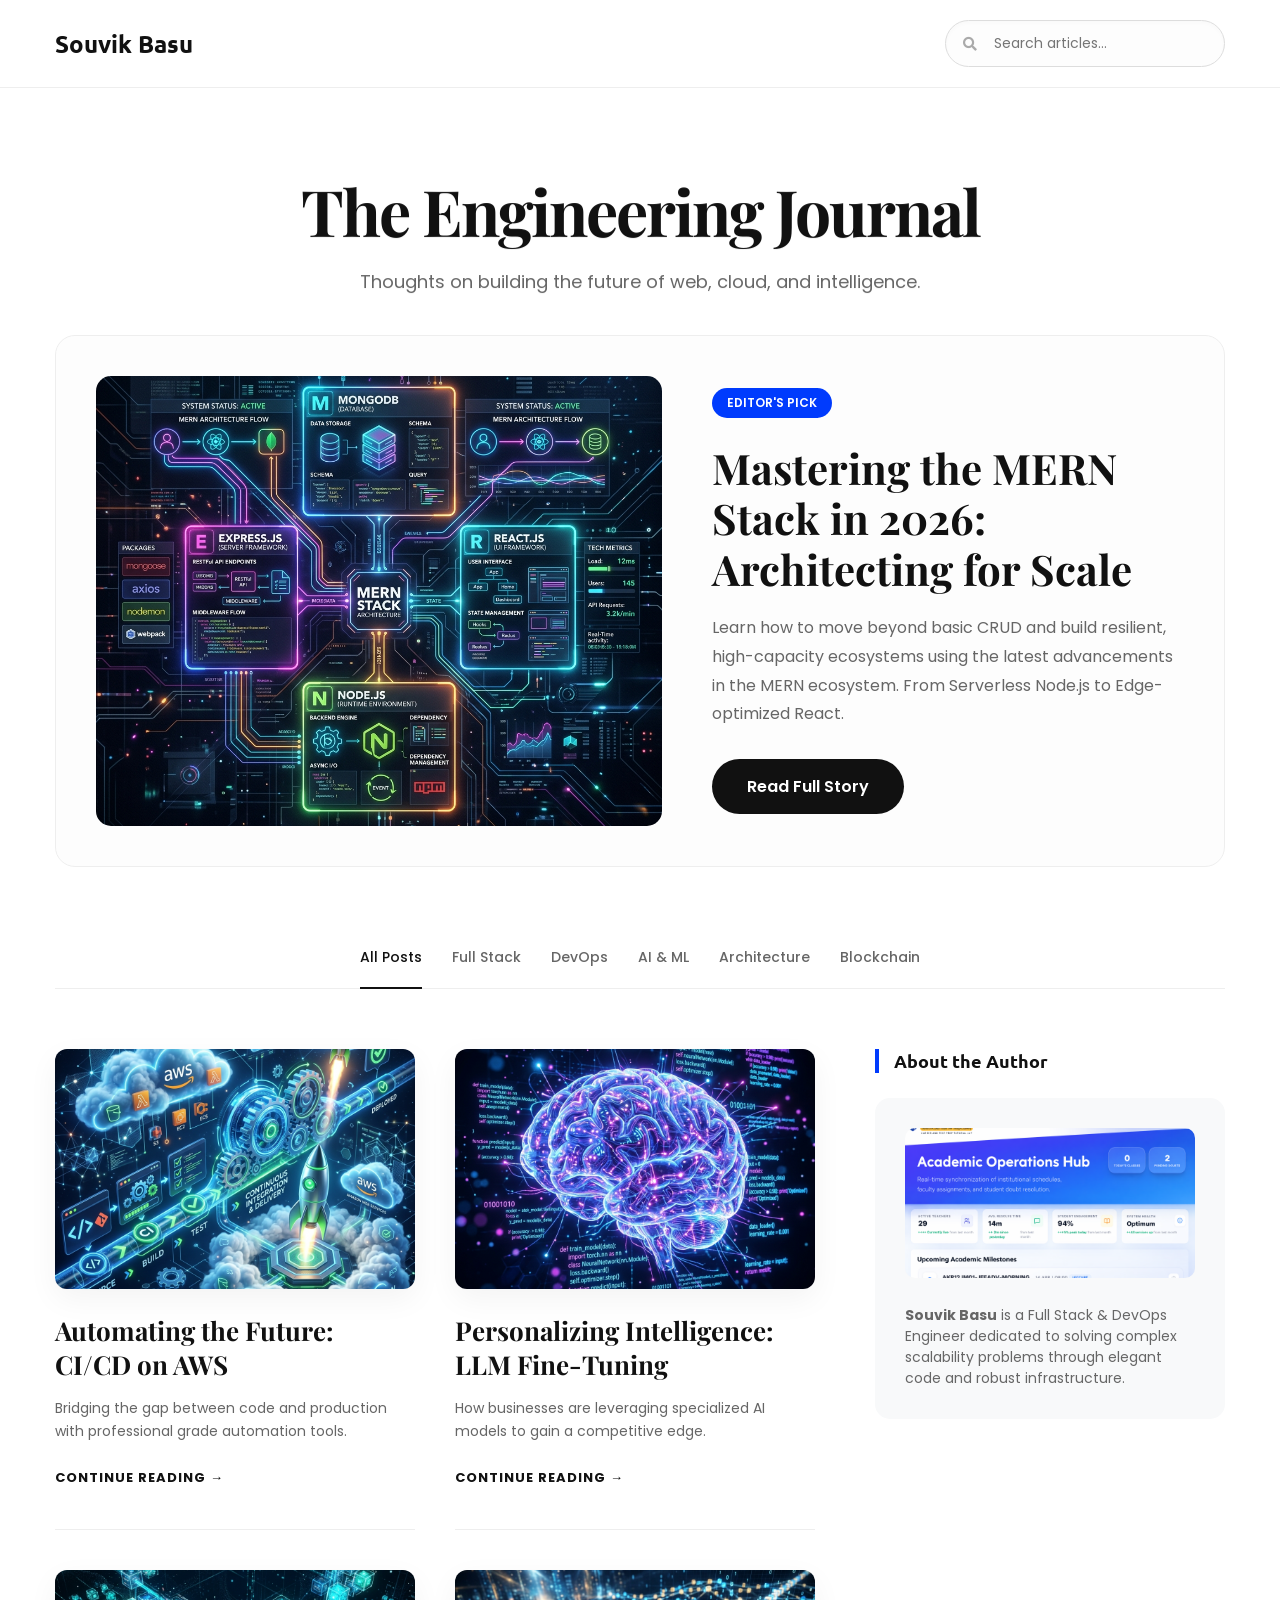
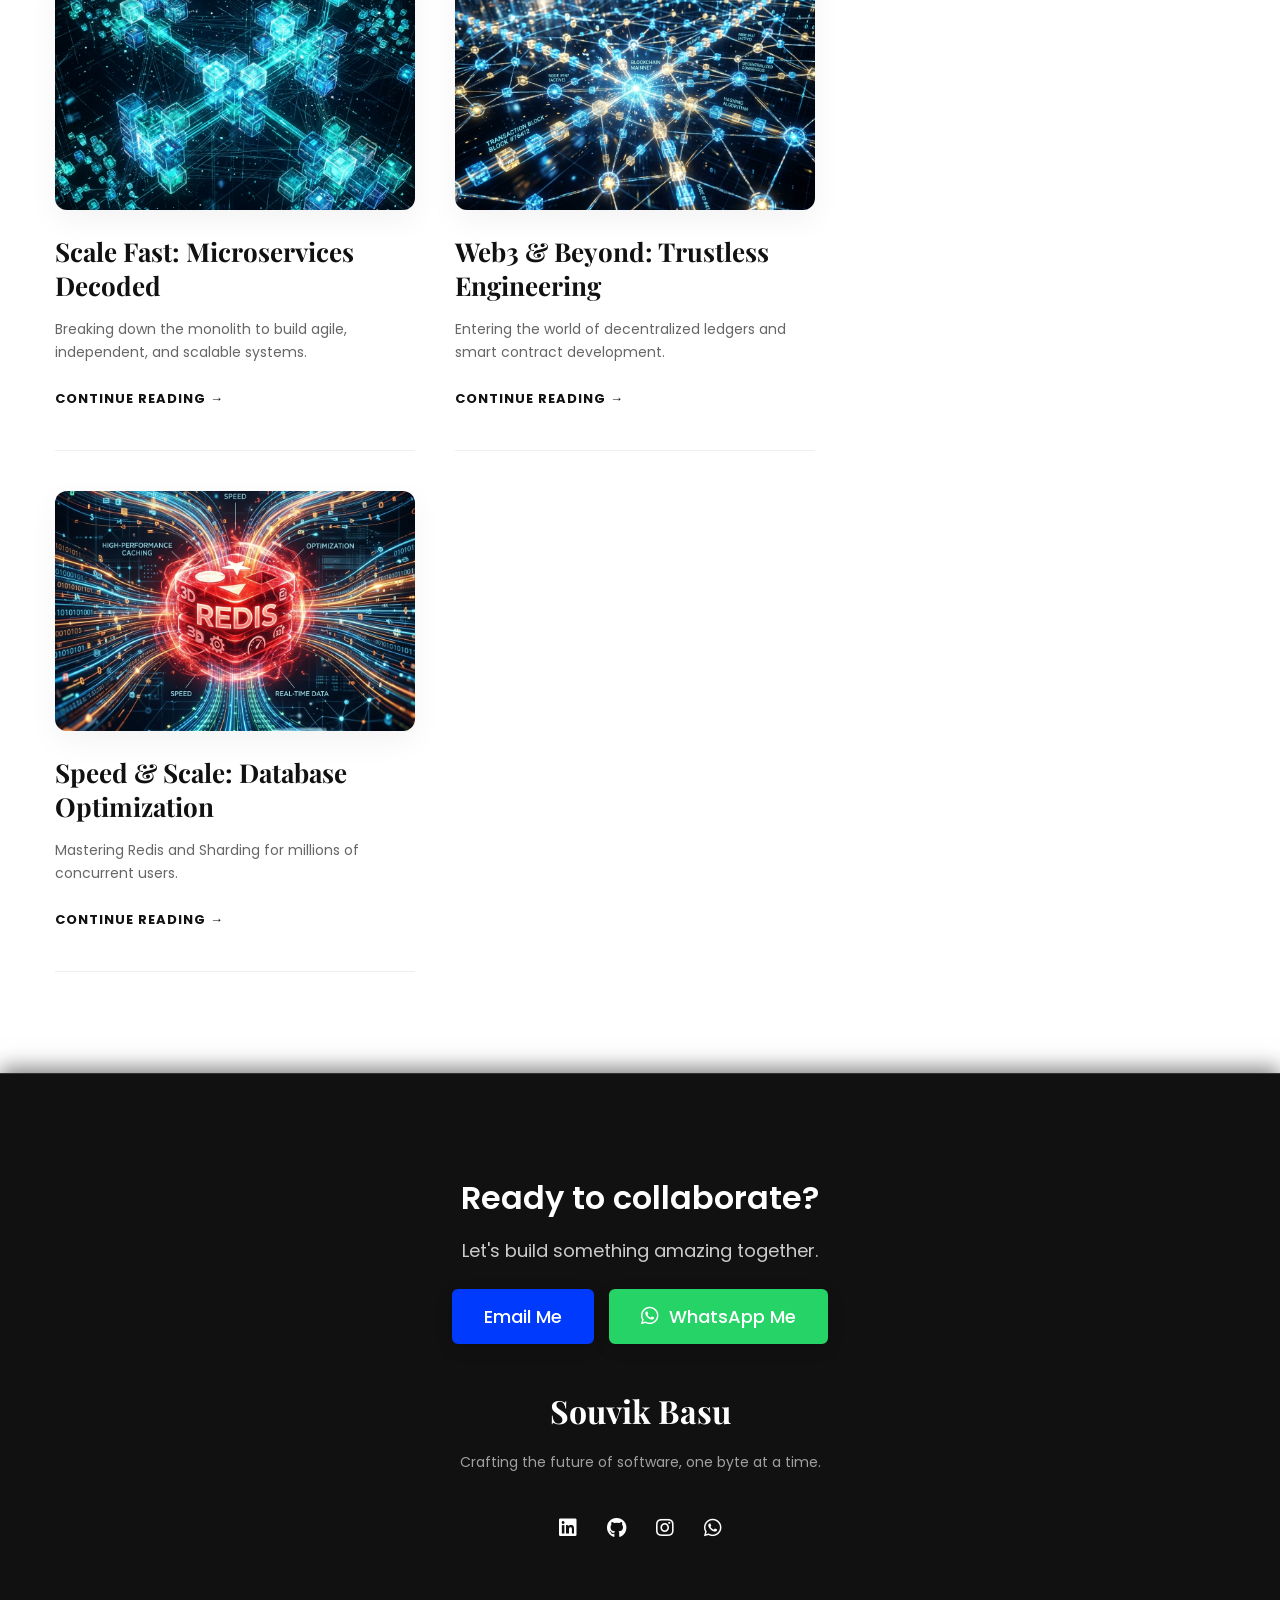
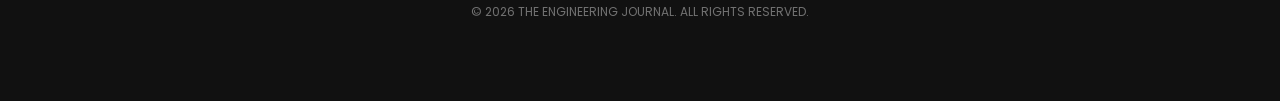
<file: blogs.html>
<!DOCTYPE html>
<html lang="en">
<head>
    <meta charset="UTF-8">
    <meta name="viewport" content="width=device-width, initial-scale=1.0">
    <title>The Engineering Journal | Souvik Basu</title>
    <link rel="stylesheet" href="style.css">
    <link rel="stylesheet" href="https://cdnjs.cloudflare.com/ajax/libs/font-awesome/5.15.3/css/all.min.css"/>
    <link href="https://fonts.googleapis.com/css2?family=Playfair+Display:wght@700&family=Poppins:wght@400;500;600;700&family=Ubuntu:wght@400;500;700&display=swap" rel="stylesheet">
    <style>
        :root {
            --primary-color: #111;
            --accent-blue: #003bfd;
            --text-muted: #666;
            --bg-light: #f8f9fa;
        }

        body { background: #fff; font-family: 'Poppins', sans-serif; color: #111; }
        
        .navbar {
            padding: 20px 0;
            border-bottom: 1px solid #eee;
            position: sticky;
            top: 0;
            background: rgba(255,255,255,0.95);
            backdrop-filter: blur(10px);
            z-index: 1000;
        }

        .max-width { max-width: 1250px; margin: auto; padding: 0 40px; }
        
        .nav-content { display: flex; justify-content: space-between; align-items: center; }
        .logo { font-family: 'Ubuntu', sans-serif; font-size: 24px; font-weight: 700; color: #111; text-decoration: none; }
        .logo span { color: var(--accent-blue); }

        /* Magazine Header */
        .magazine-header { padding: 80px 0 40px; text-align: center; }
        .magazine-header h1 { font-family: 'Playfair Display', serif; font-size: 64px; margin-bottom: 15px; letter-spacing: -2px; }
        .magazine-header p { font-size: 18px; color: var(--text-muted); max-width: 600px; margin: auto; }

        /* Featured Post */
        .featured-post {
            margin-bottom: 80px;
            display: grid;
            grid-template-columns: 1.2fr 1fr;
            gap: 50px;
            align-items: center;
            background: #fdfdfd;
            border-radius: 20px;
            padding: 40px;
            border: 1px solid #eee;
        }
        .featured-img { width: 100%; height: 450px; border-radius: 15px; overflow: hidden; }
        .featured-img img { width: 100%; height: 100%; object-fit: cover; transition: transform 0.5s; }
        .featured-post:hover .featured-img img { transform: scale(1.03); }
        
        .featured-content .tag { background: var(--accent-blue); color: #fff; padding: 6px 15px; border-radius: 30px; font-size: 12px; font-weight: 600; margin-bottom: 25px; display: inline-block; }
        .featured-content h2 { font-family: 'Playfair Display', serif; font-size: 42px; line-height: 1.2; margin-bottom: 20px; }
        .featured-content p { font-size: 16px; color: var(--text-muted); line-height: 1.8; margin-bottom: 30px; }
        .btn-featured { background: #111; color: #fff; padding: 15px 35px; border-radius: 30px; text-decoration: none; font-weight: 600; transition: 0.3s; display: inline-block; }
        .btn-featured:hover { background: var(--accent-blue); transform: translateY(-3px); }

        /* Category Filter */
        .filter-nav { display: flex; justify-content: center; gap: 30px; margin-bottom: 60px; border-bottom: 1px solid #eee; padding-bottom: 20px; }
        .filter-nav a { text-decoration: none; color: var(--text-muted); font-weight: 500; font-size: 14px; transition: 0.3s; position: relative; }
        .filter-nav a:hover, .filter-nav a.active { color: #111; }
        .filter-nav a.active::after { content: ''; position: absolute; bottom: -21px; left: 0; width: 100%; height: 2px; background: #111; }

        /* Blog Grid & Sidebar */
        .main-layout { display: grid; grid-template-columns: 1fr 350px; gap: 60px; }

        .blog-grid { display: grid; grid-template-columns: 1fr 1fr; gap: 40px; }
        .blog-card { 
            border-bottom: 1px solid #eee; 
            padding-bottom: 40px; 
            transition: all 0.4s cubic-bezier(0.165, 0.84, 0.44, 1);
            cursor: pointer;
            position: relative;
        }
        .blog-card:hover {
            transform: translateY(-8px);
        }
        .blog-img { 
            height: 240px; 
            border-radius: 12px; 
            overflow: hidden; 
            margin-bottom: 25px;
            box-shadow: 0 10px 30px rgba(0,0,0,0.05);
        }
        .blog-img img { 
            width: 100%; 
            height: 100%; 
            object-fit: cover; 
            transition: transform 0.6s cubic-bezier(0.165, 0.84, 0.44, 1);
        }
        .blog-card:hover .blog-img img {
            transform: scale(1.08);
        }
        .blog-info h3 { 
            font-family: 'Playfair Display', serif; 
            font-size: 26px; 
            margin-bottom: 15px; 
            line-height: 1.3;
            transition: color 0.3s;
        }
        .blog-card:hover h3 {
            color: var(--accent-blue);
        }
        .blog-info p { font-size: 14px; color: var(--text-muted); line-height: 1.7; margin-bottom: 20px; }
        .read-link { 
            color: #111; 
            font-weight: 700; 
            text-decoration: none; 
            font-size: 13px; 
            text-transform: uppercase; 
            letter-spacing: 1px;
            display: inline-flex;
            align-items: center;
            gap: 8px;
            transition: all 0.3s;
        }
        .blog-card:hover .read-link {
            color: var(--accent-blue);
            gap: 15px;
        }

        /* Sidebar Swag */
        .sidebar { position: sticky; top: 120px; height: fit-content; }
        .sidebar-section { margin-bottom: 50px; }
        .sidebar-section h4 { font-family: 'Ubuntu', sans-serif; font-size: 18px; border-left: 4px solid var(--accent-blue); padding-left: 15px; margin-bottom: 25px; }
        
        .about-box { background: var(--bg-light); padding: 30px; border-radius: 15px; }
        .about-box img { width: 100%; height: 150px; object-fit: cover; border-radius: 10px; margin-bottom: 20px; }
        .about-box p { font-size: 14px; color: var(--text-muted); }

        .newsletter-box { background: #111; color: #fff; padding: 30px; border-radius: 15px; }
        .newsletter-box input { width: 100%; padding: 12px; border: none; border-radius: 8px; margin: 20px 0 10px; background: #222; color: #fff; }
        .newsletter-box button { width: 100%; padding: 12px; border: none; border-radius: 8px; background: var(--accent-blue); color: #fff; font-weight: 600; cursor: pointer; }

        footer { background: #111; color: #fff; padding: 80px 0; text-align: center; margin-top: 100px; }

        @media (max-width: 1100px) {
            .main-layout { grid-template-columns: 1fr; }
            .featured-post { grid-template-columns: 1fr; }
            .featured-img { height: 350px; }
        }
        @media (max-width: 768px) {
            .blog-grid { grid-template-columns: 1fr; }
            .magazine-header h1 { font-size: 40px; }
        }
    </style>
</head>
<body>
    <nav class="navbar">
        <div class="max-width">
            <div class="nav-content" style="display: flex; justify-content: space-between; align-items: center; width: 100%;">
                <a href="index.html" class="logo" style="display: flex; align-items: center; gap: 2px; font-weight: 700; font-size: 24px;">Souvik Basu</a>
                <div class="search-bar" style="position: relative; display: flex; align-items: center;">
                    <i class="fas fa-search" style="position: absolute; left: 18px; color: #aaa; font-size: 14px; pointer-events: none;"></i>
                    <input type="text" id="search-input" placeholder="Search articles..." style="padding: 12px 20px 12px 48px; border-radius: 30px; border: 1px solid #ddd; width: 280px; font-size: 14px; outline: none; transition: all 0.4s cubic-bezier(0.175, 0.885, 0.32, 1.275); background: #fdfdfd; font-family: 'Poppins', sans-serif; box-shadow: inset 0 2px 4px rgba(0,0,0,0.02);">
                    <style>
                        .search-bar input:focus {
                            border-color: var(--accent-blue);
                            background: #fff;
                            box-shadow: 0 10px 20px rgba(0, 59, 253, 0.08);
                            width: 350px;
                        }
                        .search-bar input:hover {
                            border-color: #bbb;
                        }
                    </style>
                </div>
            </div>
        </div>
    </nav>

    <header class="magazine-header reveal-on-scroll">
        <div class="max-width">
            <h1>The Engineering Journal</h1>
            <p>Thoughts on building the future of web, cloud, and intelligence.</p>
        </div>
    </header>

    <main class="max-width">
        <!-- Featured Article -->
        <article class="featured-post reveal-scale" id="featured-hero">
            <div class="featured-img">
                <img src="blog images/mern-header.png" alt="MERN Stack" loading="lazy">
            </div>
            <div class="featured-content">
                <span class="tag">EDITOR'S PICK</span>
                <h2>Mastering the MERN Stack in 2026: Architecting for Scale</h2>
                <p>Learn how to move beyond basic CRUD and build resilient, high-capacity ecosystems using the latest advancements in the MERN ecosystem. From Serverless Node.js to Edge-optimized React.</p>
                <a href="blog/mern-stack.html" class="btn-featured">Read Full Story</a>
            </div>
        </article>

        <!-- Filters -->
        <div class="filter-nav reveal-on-scroll">
            <a href="#" class="filter-btn active" data-filter="all">All Posts</a>
            <a href="#" class="filter-btn" data-filter="fullstack">Full Stack</a>
            <a href="#" class="filter-btn" data-filter="devops">DevOps</a>
            <a href="#" class="filter-btn" data-filter="ai">AI & ML</a>
            <a href="#" class="filter-btn" data-filter="architecture">Architecture</a>
            <a href="#" class="filter-btn" data-filter="blockchain">Blockchain</a>
        </div>

        <div class="main-layout">
            <div class="blog-grid" id="blog-grid">
                <!-- Blog 1 (Copy of Featured for Grid) -->
                <div class="blog-card reveal-scale delay-1" data-category="fullstack">
                    <a href="blog/mern-stack.html" style="text-decoration: none; color: inherit; display: block;">
                        <div class="blog-img"><img src="blog images/mern-header.png" alt="MERN Stack" loading="lazy"></div>
                        <div class="blog-info">
                            <h3>Mastering the MERN Stack in 2026</h3>
                            <p>Deep dive into creating scalable, production-ready applications with modern best practices.</p>
                            <span class="read-link">Continue Reading &rarr;</span>
                        </div>
                    </a>
                </div>

                <!-- Blog 2 -->
                <div class="blog-card reveal-scale delay-2" data-category="devops">
                    <a href="blog/devops-pipeline.html" style="text-decoration: none; color: inherit; display: block;">
                        <div class="blog-img"><img src="blog images/cicd-header.png" alt="DevOps" loading="lazy"></div>
                        <div class="blog-info">
                            <h3>Automating the Future: CI/CD on AWS</h3>
                            <p>Bridging the gap between code and production with professional grade automation tools.</p>
                            <span class="read-link">Continue Reading &rarr;</span>
                        </div>
                    </a>
                </div>

                <!-- Blog 3 -->
                <div class="blog-card reveal-scale delay-3" data-category="ai">
                    <a href="blog/ai-finetuning.html" style="text-decoration: none; color: inherit; display: block;">
                        <div class="blog-img"><img src="blog images/ai-header.png" alt="AI LLM" loading="lazy"></div>
                        <div class="blog-info">
                            <h3>Personalizing Intelligence: LLM Fine-Tuning</h3>
                            <p>How businesses are leveraging specialized AI models to gain a competitive edge.</p>
                            <span class="read-link">Continue Reading &rarr;</a></span>
                        </div>
                    </a>
                </div>

                <!-- Blog 4 -->
                <div class="blog-card reveal-scale delay-1" data-category="architecture">
                    <a href="blog/microservices-architecture.html" style="text-decoration: none; color: inherit; display: block;">
                        <div class="blog-img"><img src="blog images/micro-header.png" alt="Microservices" loading="lazy"></div>
                        <div class="blog-info">
                            <h3>Scale Fast: Microservices Decoded</h3>
                            <p>Breaking down the monolith to build agile, independent, and scalable systems.</p>
                            <span class="read-link">Continue Reading &rarr;</span>
                        </div>
                    </a>
                </div>

                <!-- Blog 5 -->
                <div class="blog-card reveal-scale delay-2" data-category="blockchain">
                    <a href="blog/blockchain-basics.html" style="text-decoration: none; color: inherit; display: block;">
                        <div class="blog-img"><img src="blog images/blockchain-header.png" alt="Blockchain" loading="lazy"></div>
                        <div class="blog-info">
                            <h3>Web3 & Beyond: Trustless Engineering</h3>
                            <p>Entering the world of decentralized ledgers and smart contract development.</p>
                            <span class="read-link">Continue Reading &rarr;</span>
                        </div>
                    </a>
                </div>

                <!-- Blog 6 -->
                <div class="blog-card reveal-scale delay-3" data-category="architecture">
                    <a href="blog/database-optimization.html" style="text-decoration: none; color: inherit; display: block;">
                        <div class="blog-img"><img src="blog images/db-header.png" alt="Database Optimization" loading="lazy"></div>
                        <div class="blog-info">
                            <h3>Speed & Scale: Database Optimization</h3>
                            <p>Mastering Redis and Sharding for millions of concurrent users.</p>
                            <span class="read-link">Continue Reading &rarr;</span>
                        </div>
                    </a>
                </div>
            </div>

            <!-- Sidebar -->
            <aside class="sidebar reveal-right">
                <div class="sidebar-section">
                    <h4>About the Author</h4>
                    <div class="about-box">
                        <img src="project images /adhyayanedu.png" alt="Souvik" loading="lazy">
                        <p><strong>Souvik Basu</strong> is a Full Stack & DevOps Engineer dedicated to solving complex scalability problems through elegant code and robust infrastructure.</p>
                    </div>
                </div>
            </aside>
        </div>
    </main>

    <script>
        const searchInput = document.getElementById('search-input');
        const filterBtns = document.querySelectorAll('.filter-btn');
        const blogCards = document.querySelectorAll('.blog-card');
        const featuredHero = document.getElementById('featured-hero');
        let activeFilter = 'all';

        // Combined Filter Function
        function updateDisplay() {
            const searchTerm = searchInput.value.toLowerCase();
            let visibleInGrid = 0;

            blogCards.forEach(card => {
                const category = card.getAttribute('data-category');
                const title = card.querySelector('h3').innerText.toLowerCase();
                const text = card.querySelector('p').innerText.toLowerCase();
                
                const matchesCategory = (activeFilter === 'all' || activeFilter === category);
                const matchesSearch = (title.includes(searchTerm) || text.includes(searchTerm));

                // Redundancy check: don't show MERN in grid if we are in 'all' view with no search (it's in the hero)
                const isRedundantMern = (activeFilter === 'all' && category === 'fullstack' && searchTerm === '');

                if (matchesCategory && matchesSearch && !isRedundantMern) {
                    card.style.display = 'block';
                    card.style.animation = 'fadeIn 0.5s ease forwards';
                    visibleInGrid++;
                } else {
                    card.style.display = 'none';
                }
            });

            // Handle Hero visibility
            if (activeFilter === 'all' && searchTerm === '') {
                featuredHero.style.display = 'grid';
            } else if (activeFilter === 'fullstack' && searchTerm === '') {
                // Keep hero if specifically looking for fullstack with no search
                featuredHero.style.display = 'grid';
            } else {
                featuredHero.style.display = 'none';
            }
        }

        // Search Listener
        searchInput.addEventListener('input', updateDisplay);

        // Category Listeners
        filterBtns.forEach(btn => {
            btn.addEventListener('click', (e) => {
                e.preventDefault();
                activeFilter = btn.getAttribute('data-filter');
                filterBtns.forEach(b => b.classList.remove('active'));
                btn.classList.add('active');
                updateDisplay();
            });
        });
        
        // Initial setup
        updateDisplay();
    </script>

    <style>
        @keyframes fadeIn {
            from { opacity: 0; transform: translateY(10px); }
            to { opacity: 1; transform: translateY(0); }
        }
    </style>



    <footer>
        <div class="max-width">
            <div class="footer-cta">
                <h2>Ready to collaborate?</h2>
                <p>Let's build something amazing together.</p>
                <div style="display: flex; justify-content: center; gap: 15px; flex-wrap: wrap; align-items: center; margin-bottom: 40px;">
                    <a href="mailto:bsouvik986@gmail.com" class="footer-cta-btn btn-email">Email Me</a>
                    <a href="https://wa.me/919851964445" target="_blank" class="footer-cta-btn btn-whatsapp"><i class="fab fa-whatsapp" style="font-size: 20px;"></i> WhatsApp Me</a>
                </div>
            </div>

            <h2 style="font-family: 'Playfair Display', serif; font-size: 32px; margin-bottom: 20px;">Souvik Basu</h2>
            <p style="opacity: 0.6; font-size: 14px; margin-bottom: 40px;">Crafting the future of software, one byte at a time.</p>
            <div style="display: flex; justify-content: center; gap: 30px; font-size: 20px;">
                <a href="https://www.linkedin.com/in/souvik-basu-99a4581a2/" target="_blank" style="color: #fff;"><i class="fab fa-linkedin"></i></a>
                <a href="https://github.com/thundergod-vicky" target="_blank" style="color: #fff;"><i class="fab fa-github"></i></a>
                <a href="https://www.instagram.com/commit.push/" target="_blank" style="color: #fff;"><i class="fab fa-instagram"></i></a>
                <a href="https://wa.me/919851964445" target="_blank" style="color: #fff;"><i class="fab fa-whatsapp"></i></a>
            </div>
            <p style="margin-top: 60px; font-size: 12px; opacity: 0.4;">&copy; 2026 THE ENGINEERING JOURNAL. ALL RIGHTS RESERVED.</p>
        </div>
    </footer>

    <script src="animations.js"></script>

</body>
</html>
</file>
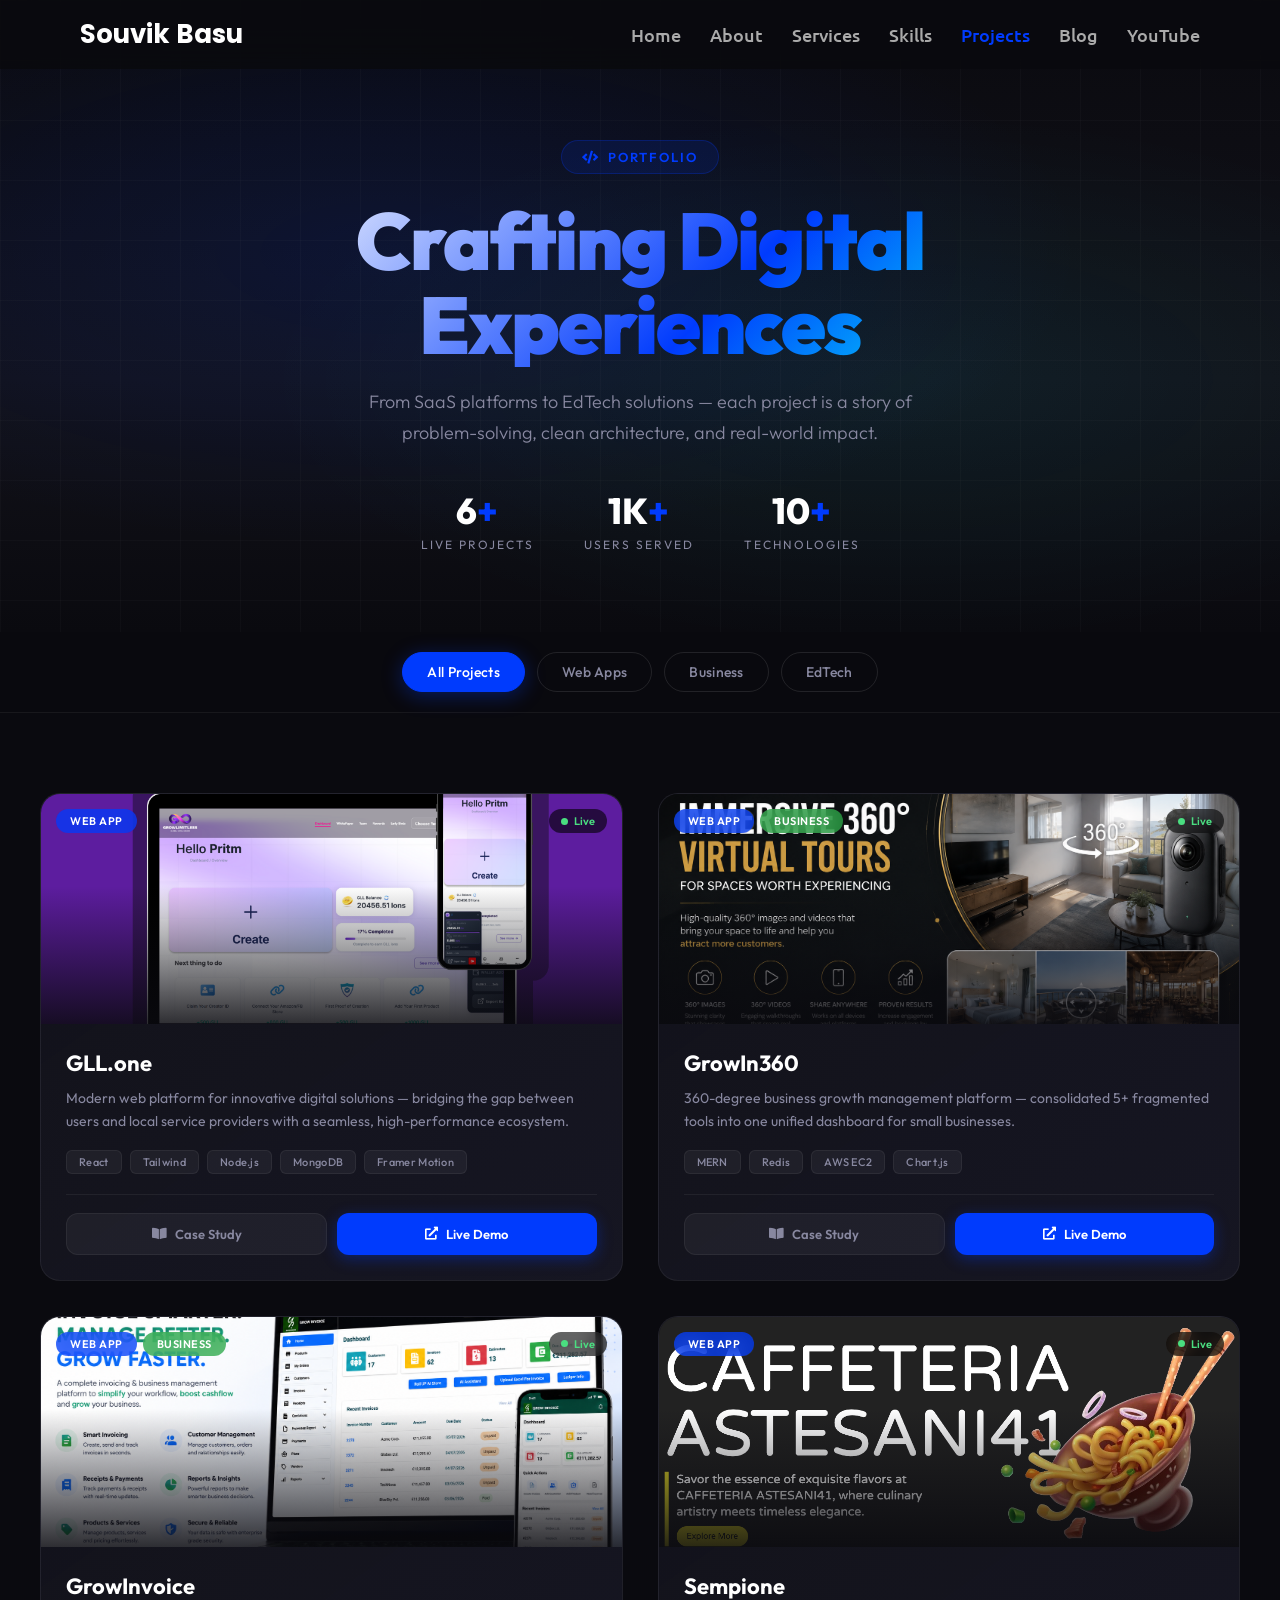
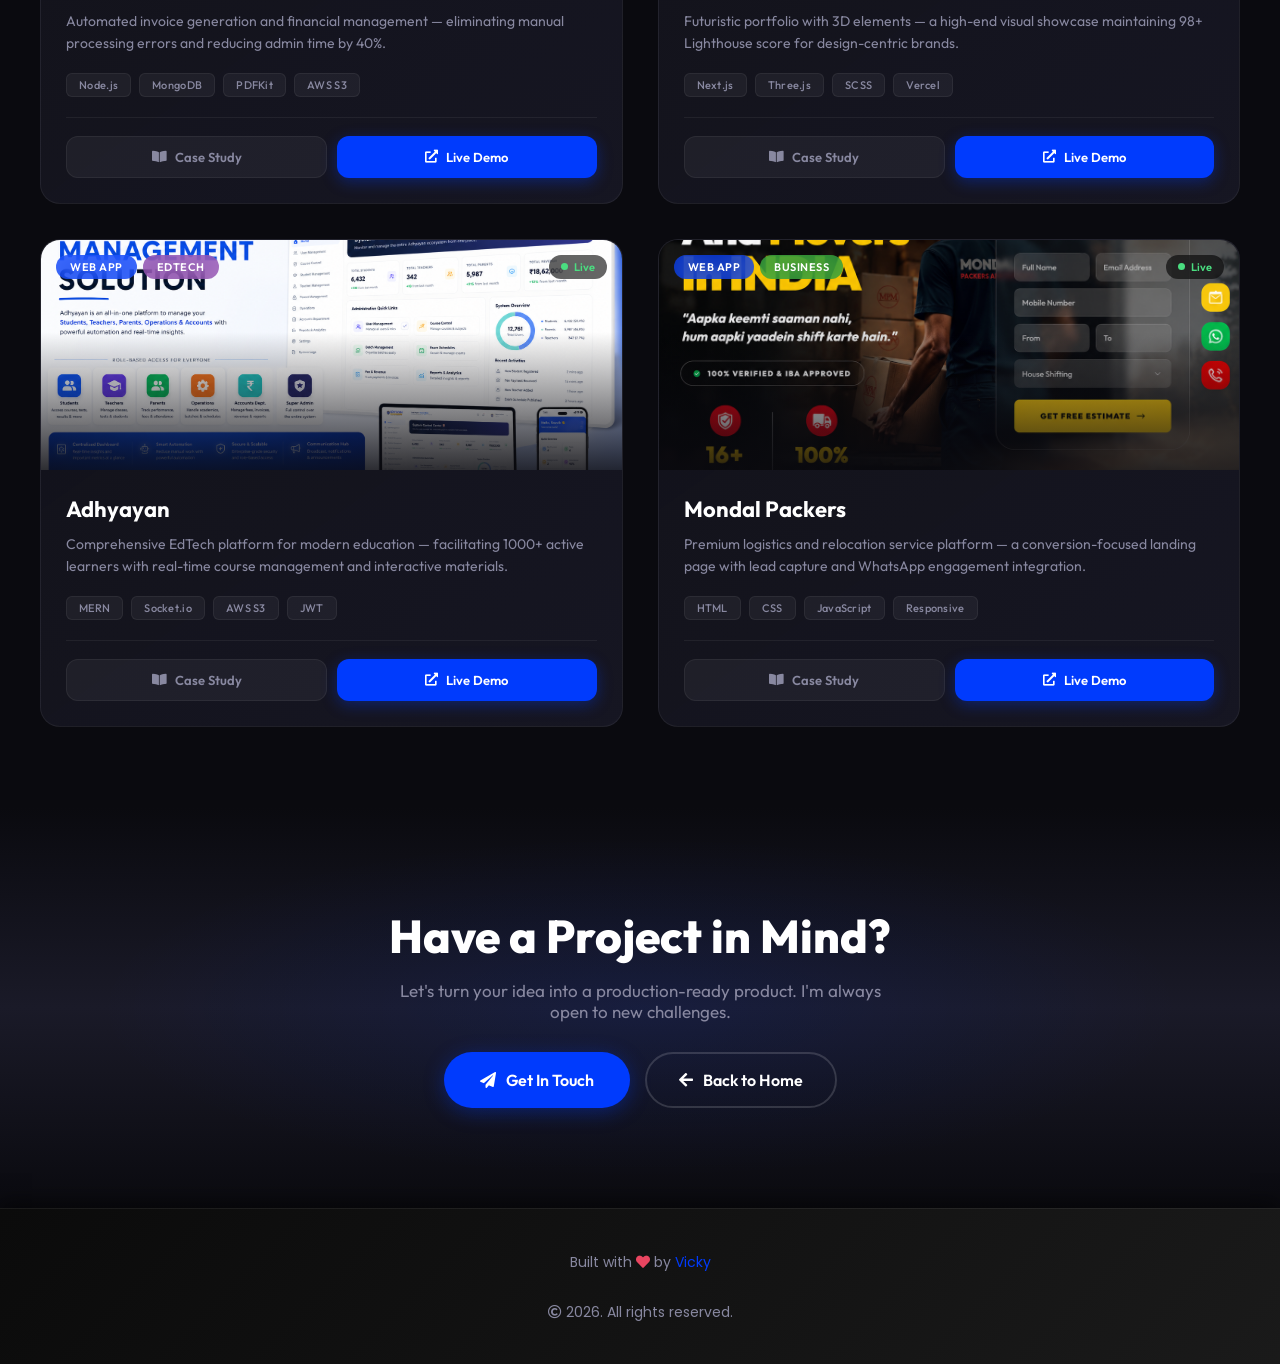
<file: projects.html>
<!DOCTYPE html>
<html lang="en">
<head>
    <meta charset="UTF-8">
    <meta name="viewport" content="width=device-width, initial-scale=1.0">
    <title>Projects – Souvik Basu | Full Stack Developer</title>
    <meta name="description" content="Explore the portfolio of Souvik Basu – web apps, SaaS platforms, EdTech solutions, and business tools built with MERN, Next.js, AWS, and more.">
    <link rel="stylesheet" href="/style.css">
    <link rel="stylesheet" href="https://cdnjs.cloudflare.com/ajax/libs/font-awesome/5.15.3/css/all.min.css" />
    <link rel="stylesheet" href="https://cdnjs.cloudflare.com/ajax/libs/font-awesome/4.7.0/css/font-awesome.min.css">
    <link rel="icon" href="/peep_human_person_avatar_icon_192316.ico">
    <link href="https://fonts.googleapis.com/css2?family=Outfit:wght@300;400;500;600;700;800;900&display=swap" rel="stylesheet">
    <style>
        /* ═══════════════════════════════════════════════════════ */
        /*  PROJECTS PAGE – PREMIUM SHOWCASE                      */
        /* ═══════════════════════════════════════════════════════ */

        :root {
            --pj-dark: #0a0a0f;
            --pj-surface: #12121a;
            --pj-surface-2: #1a1a28;
            --pj-surface-3: #222236;
            --pj-accent: #003bfd;
            --pj-accent-glow: rgba(0, 59, 253, 0.35);
            --pj-cyan: #03f8f8;
            --pj-text: #eaeaf0;
            --pj-text-muted: #8888a0;
            --pj-border: rgba(255, 255, 255, 0.06);
            --pj-card-bg: linear-gradient(145deg, rgba(18, 18, 26, 0.95), rgba(26, 26, 40, 0.8));
        }

        body {
            background: var(--pj-dark);
            color: var(--pj-text);
            font-family: 'Outfit', 'Poppins', sans-serif;
            overflow-x: hidden;
        }

        /* ═══ NAVBAR ═══ */
        .navbar {
            background: rgba(10, 10, 15, 0.92) !important;
            backdrop-filter: blur(20px);
            -webkit-backdrop-filter: blur(20px);
            padding: 15px 0 !important;
        }
        .navbar .logo a { color: #fff !important; }
        .navbar .menu li a { color: #aaa !important; }
        .navbar .menu li a:hover { color: var(--pj-accent) !important; }

        /* ═══ HERO ═══ */
        .pj-hero {
            position: relative;
            min-height: 70vh;
            display: flex;
            align-items: center;
            justify-content: center;
            overflow: hidden;
            padding: 140px 40px 80px;
            text-align: center;
        }

        .pj-hero::before {
            content: '';
            position: absolute;
            inset: 0;
            background:
                radial-gradient(ellipse at 30% 40%, rgba(0, 59, 253, 0.12) 0%, transparent 55%),
                radial-gradient(ellipse at 70% 60%, rgba(3, 248, 248, 0.06) 0%, transparent 50%),
                linear-gradient(180deg, var(--pj-dark) 0%, var(--pj-surface) 60%, var(--pj-dark) 100%);
            z-index: 0;
        }

        /* Grid background */
        .pj-hero::after {
            content: '';
            position: absolute;
            inset: 0;
            background-image:
                linear-gradient(rgba(255,255,255,0.02) 1px, transparent 1px),
                linear-gradient(90deg, rgba(255,255,255,0.02) 1px, transparent 1px);
            background-size: 60px 60px;
            z-index: 0;
        }

        .pj-hero-content {
            position: relative;
            z-index: 1;
            max-width: 800px;
        }

        .pj-hero-badge {
            display: inline-flex;
            align-items: center;
            gap: 8px;
            background: rgba(0, 59, 253, 0.12);
            border: 1px solid rgba(0, 59, 253, 0.25);
            padding: 8px 20px;
            border-radius: 30px;
            font-size: 13px;
            font-weight: 600;
            color: var(--pj-accent);
            text-transform: uppercase;
            letter-spacing: 2px;
            margin-bottom: 25px;
        }

        .pj-hero h1 {
            font-size: clamp(40px, 7vw, 80px);
            font-weight: 900;
            letter-spacing: -2px;
            line-height: 1.05;
            margin-bottom: 20px;
            background: linear-gradient(135deg, #fff 0%, var(--pj-accent) 60%, var(--pj-cyan) 100%);
            -webkit-background-clip: text;
            -webkit-text-fill-color: transparent;
            background-clip: text;
        }

        .pj-hero p {
            font-size: 18px;
            color: var(--pj-text-muted);
            line-height: 1.7;
            max-width: 600px;
            margin: 0 auto 40px;
            font-weight: 300;
        }

        /* Stats strip */
        .pj-hero-stats {
            display: flex;
            justify-content: center;
            gap: 50px;
            flex-wrap: wrap;
        }

        .pj-hero-stat {
            text-align: center;
        }

        .pj-hero-stat .num {
            font-size: 36px;
            font-weight: 800;
            color: #fff;
        }

        .pj-hero-stat .num span {
            color: var(--pj-accent);
        }

        .pj-hero-stat .label {
            font-size: 12px;
            color: var(--pj-text-muted);
            text-transform: uppercase;
            letter-spacing: 2px;
            margin-top: 4px;
        }

        /* ═══ FILTER BAR ═══ */
        .pj-filters {
            position: sticky;
            top: 60px;
            z-index: 100;
            padding: 20px 0;
            background: rgba(10, 10, 15, 0.85);
            backdrop-filter: blur(15px);
            -webkit-backdrop-filter: blur(15px);
            border-bottom: 1px solid var(--pj-border);
        }

        .pj-filters-inner {
            max-width: 1200px;
            margin: 0 auto;
            padding: 0 40px;
            display: flex;
            justify-content: center;
            gap: 12px;
            flex-wrap: wrap;
        }

        .pj-filter-btn {
            padding: 10px 24px;
            border-radius: 30px;
            border: 1.5px solid rgba(255, 255, 255, 0.1);
            background: transparent;
            color: var(--pj-text-muted);
            font-size: 14px;
            font-weight: 500;
            cursor: pointer;
            transition: all 0.35s cubic-bezier(0.25, 0.8, 0.25, 1);
            font-family: 'Outfit', sans-serif;
            letter-spacing: 0.3px;
        }

        .pj-filter-btn:hover {
            border-color: var(--pj-accent);
            color: #fff;
            background: rgba(0, 59, 253, 0.08);
        }

        .pj-filter-btn.active {
            background: var(--pj-accent);
            color: #fff;
            border-color: var(--pj-accent);
            box-shadow: 0 4px 20px var(--pj-accent-glow);
        }

        /* ═══ PROJECTS GRID ═══ */
        .pj-grid-section {
            padding: 80px 40px;
            position: relative;
        }

        .pj-grid {
            display: grid;
            grid-template-columns: repeat(auto-fill, minmax(380px, 1fr));
            gap: 35px;
            max-width: 1200px;
            margin: 0 auto;
        }

        /* ═══ PROJECT CARD ═══ */
        .pj-card {
            background: var(--pj-card-bg);
            border: 1px solid var(--pj-border);
            border-radius: 20px;
            overflow: hidden;
            transition: all 0.5s cubic-bezier(0.25, 0.8, 0.25, 1);
            opacity: 0;
            transform: translateY(50px);
            position: relative;
        }

        .pj-card.visible {
            opacity: 1;
            transform: translateY(0);
        }

        .pj-card.hidden {
            display: none;
        }

        .pj-card:hover {
            transform: translateY(-10px);
            border-color: rgba(0, 59, 253, 0.3);
            box-shadow:
                0 25px 70px rgba(0, 0, 0, 0.4),
                0 0 40px rgba(0, 59, 253, 0.08);
        }

        /* Card image */
        .pj-card-img {
            position: relative;
            width: 100%;
            height: 230px;
            overflow: hidden;
        }

        .pj-card-img img {
            width: 100%;
            height: 100%;
            object-fit: cover;
            transition: transform 0.7s cubic-bezier(0.25, 0.8, 0.25, 1);
        }

        .pj-card:hover .pj-card-img img {
            transform: scale(1.08);
        }

        .pj-card-img::after {
            content: '';
            position: absolute;
            bottom: 0;
            left: 0;
            right: 0;
            height: 60%;
            background: linear-gradient(transparent, rgba(10, 10, 15, 0.85));
            pointer-events: none;
        }

        /* Category badge */
        .pj-badge {
            position: absolute;
            top: 15px;
            left: 15px;
            z-index: 2;
            display: flex;
            gap: 6px;
            flex-wrap: wrap;
        }

        .pj-badge span {
            padding: 5px 14px;
            border-radius: 20px;
            font-size: 11px;
            font-weight: 600;
            letter-spacing: 0.5px;
            text-transform: uppercase;
            backdrop-filter: blur(10px);
            -webkit-backdrop-filter: blur(10px);
        }

        .pj-badge-web {
            background: rgba(0, 59, 253, 0.75);
            color: #fff;
        }

        .pj-badge-business {
            background: rgba(40, 167, 69, 0.75);
            color: #fff;
        }

        .pj-badge-edtech {
            background: rgba(142, 68, 173, 0.75);
            color: #fff;
        }

        /* Live status */
        .pj-live-dot {
            position: absolute;
            top: 15px;
            right: 15px;
            z-index: 2;
            display: flex;
            align-items: center;
            gap: 6px;
            background: rgba(0, 0, 0, 0.6);
            backdrop-filter: blur(10px);
            -webkit-backdrop-filter: blur(10px);
            padding: 5px 12px;
            border-radius: 20px;
            font-size: 11px;
            font-weight: 600;
            color: #4ade80;
        }

        .pj-live-dot::before {
            content: '';
            width: 7px;
            height: 7px;
            background: #4ade80;
            border-radius: 50%;
            animation: pulse-live 2s ease-in-out infinite;
        }

        @keyframes pulse-live {
            0%, 100% { box-shadow: 0 0 0 0 rgba(74, 222, 128, 0.4); }
            50% { box-shadow: 0 0 0 6px rgba(74, 222, 128, 0); }
        }

        /* Card body */
        .pj-card-body {
            padding: 25px;
        }

        .pj-card-title {
            font-size: 22px;
            font-weight: 700;
            color: #fff;
            margin-bottom: 10px;
        }

        .pj-card-desc {
            color: var(--pj-text-muted);
            font-size: 14px;
            line-height: 1.6;
            margin-bottom: 18px;
            display: -webkit-box;
            -webkit-line-clamp: 2;
            -webkit-box-orient: vertical;
            overflow: hidden;
        }

        /* Tech tags */
        .pj-tech-tags {
            display: flex;
            gap: 8px;
            flex-wrap: wrap;
            margin-bottom: 20px;
        }

        .pj-tech-tag {
            padding: 4px 12px;
            border-radius: 6px;
            font-size: 11px;
            font-weight: 500;
            background: rgba(255, 255, 255, 0.05);
            color: var(--pj-text-muted);
            border: 1px solid rgba(255, 255, 255, 0.06);
            letter-spacing: 0.3px;
        }

        /* Card actions */
        .pj-card-actions {
            display: flex;
            gap: 10px;
            padding-top: 18px;
            border-top: 1px solid var(--pj-border);
        }

        .pj-btn {
            flex: 1;
            padding: 12px 20px;
            border-radius: 12px;
            font-size: 13px;
            font-weight: 600;
            cursor: pointer;
            transition: all 0.35s cubic-bezier(0.25, 0.8, 0.25, 1);
            text-align: center;
            text-decoration: none;
            display: inline-flex;
            align-items: center;
            justify-content: center;
            gap: 8px;
            font-family: 'Outfit', sans-serif;
            border: none;
        }

        .pj-btn-primary {
            background: var(--pj-accent);
            color: #fff;
            box-shadow: 0 4px 15px var(--pj-accent-glow);
        }

        .pj-btn-primary:hover {
            transform: translateY(-2px);
            box-shadow: 0 8px 25px var(--pj-accent-glow);
        }

        .pj-btn-ghost {
            background: rgba(255, 255, 255, 0.05);
            color: var(--pj-text-muted);
            border: 1px solid var(--pj-border);
        }

        .pj-btn-ghost:hover {
            background: rgba(255, 255, 255, 0.1);
            color: #fff;
            border-color: rgba(255, 255, 255, 0.15);
        }

        /* ═══ CASE STUDY MODAL ═══ */
        .pj-modal-overlay {
            display: none;
            position: fixed;
            inset: 0;
            z-index: 10000;
            background: rgba(0, 0, 0, 0.85);
            backdrop-filter: blur(8px);
            -webkit-backdrop-filter: blur(8px);
            align-items: center;
            justify-content: center;
            padding: 30px;
            opacity: 0;
            transition: opacity 0.4s ease;
        }

        .pj-modal-overlay.open {
            display: flex;
            opacity: 1;
        }

        .pj-modal {
            background: var(--pj-surface);
            border: 1px solid var(--pj-border);
            border-radius: 24px;
            max-width: 800px;
            width: 100%;
            max-height: 90vh;
            overflow-y: auto;
            position: relative;
            transform: translateY(30px) scale(0.97);
            transition: transform 0.4s cubic-bezier(0.25, 0.8, 0.25, 1);
        }

        .pj-modal-overlay.open .pj-modal {
            transform: translateY(0) scale(1);
        }

        .pj-modal-close {
            position: absolute;
            top: 18px;
            right: 18px;
            width: 40px;
            height: 40px;
            border-radius: 50%;
            background: rgba(255, 255, 255, 0.08);
            border: 1px solid var(--pj-border);
            color: #fff;
            font-size: 20px;
            cursor: pointer;
            display: flex;
            align-items: center;
            justify-content: center;
            transition: all 0.3s ease;
            z-index: 2;
        }

        .pj-modal-close:hover {
            background: rgba(255, 255, 255, 0.15);
        }

        .pj-modal-header {
            padding: 35px 35px 0;
        }

        .pj-modal-title {
            font-size: 28px;
            font-weight: 800;
            color: #fff;
            margin-bottom: 20px;
        }

        .pj-modal-grid {
            display: grid;
            grid-template-columns: 1fr 1fr;
            gap: 25px;
            padding: 25px 35px;
        }

        .pj-modal-item {
            padding: 20px;
            background: rgba(255, 255, 255, 0.03);
            border: 1px solid var(--pj-border);
            border-radius: 16px;
        }

        .pj-modal-item h4 {
            color: var(--pj-accent);
            text-transform: uppercase;
            font-size: 11px;
            letter-spacing: 2px;
            margin-bottom: 10px;
            font-weight: 700;
        }

        .pj-modal-item p {
            color: var(--pj-text-muted);
            font-size: 14px;
            line-height: 1.7;
        }

        .pj-modal-footer {
            padding: 20px 35px 35px;
            display: flex;
            gap: 12px;
            justify-content: center;
        }

        .pj-modal-footer .pj-btn {
            flex: unset;
            padding: 14px 35px;
            border-radius: 30px;
            font-size: 15px;
        }

        /* Modal scrollbar */
        .pj-modal::-webkit-scrollbar {
            width: 6px;
        }
        .pj-modal::-webkit-scrollbar-track {
            background: transparent;
        }
        .pj-modal::-webkit-scrollbar-thumb {
            background: rgba(255,255,255,0.1);
            border-radius: 3px;
        }

        /* ═══ CTA SECTION ═══ */
        .pj-cta {
            padding: 100px 40px;
            text-align: center;
            position: relative;
            overflow: hidden;
        }

        .pj-cta::before {
            content: '';
            position: absolute;
            inset: 0;
            background:
                radial-gradient(ellipse at center, rgba(0, 59, 253, 0.1) 0%, transparent 60%),
                linear-gradient(180deg, var(--pj-dark), var(--pj-surface-2), var(--pj-dark));
        }

        .pj-cta-inner {
            position: relative;
            z-index: 1;
        }

        .pj-cta h2 {
            font-size: clamp(28px, 5vw, 46px);
            font-weight: 800;
            color: #fff;
            margin-bottom: 15px;
        }

        .pj-cta p {
            color: var(--pj-text-muted);
            font-size: 17px;
            margin-bottom: 30px;
            max-width: 500px;
            margin-left: auto;
            margin-right: auto;
        }

        .pj-cta-btns {
            display: flex;
            justify-content: center;
            gap: 15px;
            flex-wrap: wrap;
        }

        .pj-cta-btn-primary {
            display: inline-flex;
            align-items: center;
            gap: 10px;
            padding: 16px 36px;
            background: var(--pj-accent);
            color: #fff;
            font-size: 16px;
            font-weight: 600;
            border: none;
            border-radius: 50px;
            text-decoration: none;
            transition: all 0.4s ease;
            font-family: 'Outfit', sans-serif;
            box-shadow: 0 4px 20px var(--pj-accent-glow);
        }

        .pj-cta-btn-primary:hover {
            transform: translateY(-4px);
            box-shadow: 0 8px 35px var(--pj-accent-glow);
        }

        .pj-cta-btn-secondary {
            display: inline-flex;
            align-items: center;
            gap: 10px;
            padding: 16px 32px;
            background: transparent;
            color: #fff;
            font-size: 16px;
            font-weight: 600;
            border: 2px solid rgba(255, 255, 255, 0.15);
            border-radius: 50px;
            text-decoration: none;
            transition: all 0.4s ease;
            font-family: 'Outfit', sans-serif;
        }

        .pj-cta-btn-secondary:hover {
            border-color: var(--pj-accent);
            background: rgba(0, 59, 253, 0.08);
            transform: translateY(-3px);
        }

        /* ═══ FOOTER ═══ */
        .pj-footer {
            padding: 40px;
            text-align: center;
            border-top: 1px solid var(--pj-border);
        }
        .pj-footer span { color: var(--pj-text-muted); font-size: 14px; }
        .pj-footer a { color: var(--pj-accent); text-decoration: none; }
        .pj-footer .heart-icon { color: #e94560; }

        /* ═══ RESPONSIVE ═══ */
        @media (max-width: 900px) {
            .pj-grid {
                grid-template-columns: 1fr;
            }
            .pj-modal-grid {
                grid-template-columns: 1fr;
            }
            .pj-hero { padding: 120px 20px 60px; }
            .pj-hero-stats { gap: 30px; }
        }

        @media (max-width: 600px) {
            .pj-hero-stat .num { font-size: 28px; }
            .pj-card-body { padding: 20px; }
            .pj-card-title { font-size: 18px; }
            .pj-modal-header { padding: 25px 20px 0; }
            .pj-modal-grid { padding: 20px; }
            .pj-modal-footer { padding: 15px 20px 25px; }
        }

        @media (prefers-reduced-motion: reduce) {
            .pj-card {
                opacity: 1 !important;
                transform: none !important;
                transition: none !important;
            }
        }
    </style>
</head>
<body>

    <!-- Navbar -->
    <nav class="navbar sticky">
        <div class="max-width">
            <div class="logo"><a href="index.html" style="font-family: 'Poppins', sans-serif; font-weight: 700; font-size: 26px;">Souvik Basu</a></div>
            <ul class="menu">
                <li><a href="index.html#home" class="menu-btn">Home</a></li>
                <li><a href="index.html#about" class="menu-btn">About</a></li>
                <li><a href="index.html#services" class="menu-btn">Services</a></li>
                <li><a href="index.html#skills" class="menu-btn">Skills</a></li>
                <li><a href="projects.html" class="menu-btn" style="color: var(--pj-accent) !important;">Projects</a></li>
                <li><a href="blogs.html" class="menu-btn">Blog</a></li>
                <li><a href="youtube.html" class="menu-btn">YouTube</a></li>
            </ul>
            <div class="menu-btn">
                <i class="fas fa-bars"></i>
            </div>
        </div>
    </nav>

    <!-- ═══ HERO ═══ -->
    <section class="pj-hero">
        <div class="pj-hero-content">
            <div class="pj-hero-badge"><i class="fas fa-code"></i> Portfolio</div>
            <h1>Crafting Digital Experiences</h1>
            <p>From SaaS platforms to EdTech solutions — each project is a story of problem-solving, clean architecture, and real-world impact.</p>
            <div class="pj-hero-stats">
                <div class="pj-hero-stat">
                    <div class="num">6<span>+</span></div>
                    <div class="label">Live Projects</div>
                </div>
                <div class="pj-hero-stat">
                    <div class="num">1K<span>+</span></div>
                    <div class="label">Users Served</div>
                </div>
                <div class="pj-hero-stat">
                    <div class="num">10<span>+</span></div>
                    <div class="label">Technologies</div>
                </div>
            </div>
        </div>
    </section>

    <!-- ═══ FILTER BAR ═══ -->
    <div class="pj-filters">
        <div class="pj-filters-inner">
            <button class="pj-filter-btn active" data-filter="all">All Projects</button>
            <button class="pj-filter-btn" data-filter="web">Web Apps</button>
            <button class="pj-filter-btn" data-filter="business">Business</button>
            <button class="pj-filter-btn" data-filter="edtech">EdTech</button>
        </div>
    </div>

    <!-- ═══ PROJECTS GRID ═══ -->
    <section class="pj-grid-section">
        <div class="pj-grid" id="projectsGrid">

            <!-- GLL.one -->
            <div class="pj-card" data-categories="web"
                 data-title="GLL.one"
                 data-problem="Digital accessibility and service discovery for local businesses lacked a unified, modern platform. I aimed to bridge the gap between users and providers by building a seamless, high-performance ecosystem from the ground up."
                 data-role="Full Stack Developer &amp; System Architect (Built From Scratch)"
                 data-tech="React, Tailwind CSS, Framer Motion, Node.js, Express, MongoDB"
                 data-result="Independently architected and developed the entire platform from scratch, achieving a 35% increase in user engagement through optimized UI/UX flows."
                 data-url="https://www.gll.one">
                <div class="pj-card-img">
                    <img src="/project images /2 gll.png" alt="GLL.one Platform" loading="lazy">
                    <div class="pj-badge">
                        <span class="pj-badge-web">Web App</span>
                    </div>
                    <div class="pj-live-dot">Live</div>
                </div>
                <div class="pj-card-body">
                    <h3 class="pj-card-title">GLL.one</h3>
                    <p class="pj-card-desc">Modern web platform for innovative digital solutions — bridging the gap between users and local service providers with a seamless, high-performance ecosystem.</p>
                    <div class="pj-tech-tags">
                        <span class="pj-tech-tag">React</span>
                        <span class="pj-tech-tag">Tailwind</span>
                        <span class="pj-tech-tag">Node.js</span>
                        <span class="pj-tech-tag">MongoDB</span>
                        <span class="pj-tech-tag">Framer Motion</span>
                    </div>
                    <div class="pj-card-actions">
                        <button class="pj-btn pj-btn-ghost pj-case-study-btn"><i class="fas fa-book-open"></i> Case Study</button>
                        <a href="https://www.gll.one" target="_blank" class="pj-btn pj-btn-primary"><i class="fas fa-external-link-alt"></i> Live Demo</a>
                    </div>
                </div>
            </div>

            <!-- GrowIn360 -->
            <div class="pj-card" data-categories="web business"
                 data-title="GrowIn360"
                 data-problem="Small businesses struggled to manage their growth metrics and internal tools across fragmented platforms."
                 data-role="Full Stack Developer"
                 data-tech="MERN Stack, Redis, AWS EC2, Chart.js"
                 data-result="Consolidated 5+ business tools into one 360-degree dashboard, reducing management overhead by 25%."
                 data-url="https://www.growin360.com">
                <div class="pj-card-img">
                    <img src="/project images /growin3601.png" alt="GrowIn360 Dashboard" loading="lazy">
                    <div class="pj-badge">
                        <span class="pj-badge-web">Web App</span>
                        <span class="pj-badge-business">Business</span>
                    </div>
                    <div class="pj-live-dot">Live</div>
                </div>
                <div class="pj-card-body">
                    <h3 class="pj-card-title">GrowIn360</h3>
                    <p class="pj-card-desc">360-degree business growth management platform — consolidated 5+ fragmented tools into one unified dashboard for small businesses.</p>
                    <div class="pj-tech-tags">
                        <span class="pj-tech-tag">MERN</span>
                        <span class="pj-tech-tag">Redis</span>
                        <span class="pj-tech-tag">AWS EC2</span>
                        <span class="pj-tech-tag">Chart.js</span>
                    </div>
                    <div class="pj-card-actions">
                        <button class="pj-btn pj-btn-ghost pj-case-study-btn"><i class="fas fa-book-open"></i> Case Study</button>
                        <a href="https://www.growin360.com" target="_blank" class="pj-btn pj-btn-primary"><i class="fas fa-external-link-alt"></i> Live Demo</a>
                    </div>
                </div>
            </div>

            <!-- GrowInvoice -->
            <div class="pj-card" data-categories="web business"
                 data-title="GrowInvoice"
                 data-problem="Manual invoice processing was slow, prone to errors, and took up hours of administrative time."
                 data-role="Lead Backend Architect"
                 data-tech="Node.js, MongoDB, PDFKit, AWS S3"
                 data-result="Automated the entire invoicing lifecycle, reducing manual processing time by 40% and eliminating human error."
                 data-url="https://www.growinvoice.com">
                <div class="pj-card-img">
                    <img src="/project images /growinvoice1.png" alt="GrowInvoice Platform" loading="lazy">
                    <div class="pj-badge">
                        <span class="pj-badge-web">Web App</span>
                        <span class="pj-badge-business">Business</span>
                    </div>
                    <div class="pj-live-dot">Live</div>
                </div>
                <div class="pj-card-body">
                    <h3 class="pj-card-title">GrowInvoice</h3>
                    <p class="pj-card-desc">Automated invoice generation and financial management — eliminating manual processing errors and reducing admin time by 40%.</p>
                    <div class="pj-tech-tags">
                        <span class="pj-tech-tag">Node.js</span>
                        <span class="pj-tech-tag">MongoDB</span>
                        <span class="pj-tech-tag">PDFKit</span>
                        <span class="pj-tech-tag">AWS S3</span>
                    </div>
                    <div class="pj-card-actions">
                        <button class="pj-btn pj-btn-ghost pj-case-study-btn"><i class="fas fa-book-open"></i> Case Study</button>
                        <a href="https://www.growinvoice.com" target="_blank" class="pj-btn pj-btn-primary"><i class="fas fa-external-link-alt"></i> Live Demo</a>
                    </div>
                </div>
            </div>

            <!-- Sempione -->
            <div class="pj-card" data-categories="web"
                 data-title="Sempione"
                 data-problem="Design-centric brands needed a high-end visual showcase that reflected their premium aesthetic while remaining lightning fast."
                 data-role="Frontend Specialist"
                 data-tech="Next.js, Three.js, SCSS, Vercel"
                 data-result="Delivered a futuristic portfolio with 3D elements that maintains a 98+ Lighthouse performance score."
                 data-url="https://www.sempione.xyz">
                <div class="pj-card-img">
                    <img src="/project images /3 sempione.png" alt="Sempione Design" loading="lazy">
                    <div class="pj-badge">
                        <span class="pj-badge-web">Web App</span>
                    </div>
                    <div class="pj-live-dot">Live</div>
                </div>
                <div class="pj-card-body">
                    <h3 class="pj-card-title">Sempione</h3>
                    <p class="pj-card-desc">Futuristic portfolio with 3D elements — a high-end visual showcase maintaining 98+ Lighthouse score for design-centric brands.</p>
                    <div class="pj-tech-tags">
                        <span class="pj-tech-tag">Next.js</span>
                        <span class="pj-tech-tag">Three.js</span>
                        <span class="pj-tech-tag">SCSS</span>
                        <span class="pj-tech-tag">Vercel</span>
                    </div>
                    <div class="pj-card-actions">
                        <button class="pj-btn pj-btn-ghost pj-case-study-btn"><i class="fas fa-book-open"></i> Case Study</button>
                        <a href="https://www.sempione.xyz" target="_blank" class="pj-btn pj-btn-primary"><i class="fas fa-external-link-alt"></i> Live Demo</a>
                    </div>
                </div>
            </div>

            <!-- Adhyayan -->
            <div class="pj-card" data-categories="web edtech"
                 data-title="Adhyayan"
                 data-problem="Educational institutions needed a centralized, real-time platform to manage courses, student progress, and interactive learning materials."
                 data-role="Backend Developer &amp; Database Designer"
                 data-tech="MERN Stack, Socket.io, AWS S3, JWT"
                 data-result="Developed a comprehensive EdTech solution that facilitated 1000+ active learners with seamless resource management."
                 data-url="https://app.adhyayanedu.in">
                <div class="pj-card-img">
                    <img src="/project images /adhyayanedu1.png" alt="Adhyayan EdTech" loading="lazy">
                    <div class="pj-badge">
                        <span class="pj-badge-web">Web App</span>
                        <span class="pj-badge-edtech">EdTech</span>
                    </div>
                    <div class="pj-live-dot">Live</div>
                </div>
                <div class="pj-card-body">
                    <h3 class="pj-card-title">Adhyayan</h3>
                    <p class="pj-card-desc">Comprehensive EdTech platform for modern education — facilitating 1000+ active learners with real-time course management and interactive materials.</p>
                    <div class="pj-tech-tags">
                        <span class="pj-tech-tag">MERN</span>
                        <span class="pj-tech-tag">Socket.io</span>
                        <span class="pj-tech-tag">AWS S3</span>
                        <span class="pj-tech-tag">JWT</span>
                    </div>
                    <div class="pj-card-actions">
                        <button class="pj-btn pj-btn-ghost pj-case-study-btn"><i class="fas fa-book-open"></i> Case Study</button>
                        <a href="https://app.adhyayanedu.in" target="_blank" class="pj-btn pj-btn-primary"><i class="fas fa-external-link-alt"></i> Live Demo</a>
                    </div>
                </div>
            </div>

            <!-- Mondal Packers -->
            <div class="pj-card" data-categories="web business"
                 data-title="Mondal Packers"
                 data-problem="The packers and movers industry in India often lacks a professional digital presence that builds trust through transparent pricing and verified service standards."
                 data-role="Web Developer &amp; Designer"
                 data-tech="HTML, CSS, JavaScript, Responsive Design"
                 data-result="Created a premium, conversion-focused landing page with integrated lead capture and WhatsApp engagement, enhancing customer trust and inquiry rates."
                 data-url="https://mpm.sfinteriordecoration.com/">
                <div class="pj-card-img">
                    <img src="/project images /mondal.png" alt="Mondal Packers" loading="lazy">
                    <div class="pj-badge">
                        <span class="pj-badge-web">Web App</span>
                        <span class="pj-badge-business">Business</span>
                    </div>
                    <div class="pj-live-dot">Live</div>
                </div>
                <div class="pj-card-body">
                    <h3 class="pj-card-title">Mondal Packers</h3>
                    <p class="pj-card-desc">Premium logistics and relocation service platform — a conversion-focused landing page with lead capture and WhatsApp engagement integration.</p>
                    <div class="pj-tech-tags">
                        <span class="pj-tech-tag">HTML</span>
                        <span class="pj-tech-tag">CSS</span>
                        <span class="pj-tech-tag">JavaScript</span>
                        <span class="pj-tech-tag">Responsive</span>
                    </div>
                    <div class="pj-card-actions">
                        <button class="pj-btn pj-btn-ghost pj-case-study-btn"><i class="fas fa-book-open"></i> Case Study</button>
                        <a href="https://mpm.sfinteriordecoration.com/" target="_blank" class="pj-btn pj-btn-primary"><i class="fas fa-external-link-alt"></i> Live Demo</a>
                    </div>
                </div>
            </div>

        </div>
    </section>

    <!-- ═══ CASE STUDY MODAL ═══ -->
    <div class="pj-modal-overlay" id="caseStudyModal">
        <div class="pj-modal">
            <button class="pj-modal-close" id="modalClose">&times;</button>
            <div class="pj-modal-header">
                <h2 class="pj-modal-title" id="mTitle">Project Title</h2>
            </div>
            <div class="pj-modal-grid">
                <div class="pj-modal-item">
                    <h4><i class="fas fa-exclamation-triangle"></i> The Problem</h4>
                    <p id="mProblem">...</p>
                </div>
                <div class="pj-modal-item">
                    <h4><i class="fas fa-user-tie"></i> My Role</h4>
                    <p id="mRole">...</p>
                </div>
                <div class="pj-modal-item">
                    <h4><i class="fas fa-layer-group"></i> Tech Stack</h4>
                    <p id="mTech">...</p>
                </div>
                <div class="pj-modal-item">
                    <h4><i class="fas fa-chart-line"></i> The Result</h4>
                    <p id="mResult">...</p>
                </div>
            </div>
            <div class="pj-modal-footer">
                <a id="mDemoBtn" href="#" target="_blank" class="pj-btn pj-btn-primary"><i class="fas fa-external-link-alt"></i> Launch Live Demo</a>
                <button class="pj-btn pj-btn-ghost" onclick="closeCaseStudy()"><i class="fas fa-times"></i> Close</button>
            </div>
        </div>
    </div>

    <!-- ═══ CTA ═══ -->
    <section class="pj-cta">
        <div class="pj-cta-inner">
            <h2>Have a Project in Mind?</h2>
            <p>Let's turn your idea into a production-ready product. I'm always open to new challenges.</p>
            <div class="pj-cta-btns">
                <a href="index.html#contact" class="pj-cta-btn-primary"><i class="fas fa-paper-plane"></i> Get In Touch</a>
                <a href="index.html" class="pj-cta-btn-secondary"><i class="fas fa-arrow-left"></i> Back to Home</a>
            </div>
        </div>
    </section>

    <!-- ═══ FOOTER ═══ -->
    <footer class="pj-footer">
        <span>Built with <i class="fas fa-heart heart-icon"></i> by <a href="https://www.instagram.com/commit.push" target="_blank">Vicky</a></span>
        <br><br>
        <span><i class="far fa-copyright"></i> 2026. All rights reserved.</span>
    </footer>

    <script>
        // ═══════════════════════════════════════════
        //  FILTER LOGIC
        // ═══════════════════════════════════════════
        const filterBtns = document.querySelectorAll('.pj-filter-btn');
        const cards = document.querySelectorAll('.pj-card');

        filterBtns.forEach(btn => {
            btn.addEventListener('click', () => {
                // Active state
                filterBtns.forEach(b => b.classList.remove('active'));
                btn.classList.add('active');

                const filter = btn.dataset.filter;

                cards.forEach((card, i) => {
                    const cats = card.dataset.categories || '';
                    const match = filter === 'all' || cats.includes(filter);

                    if (match) {
                        card.classList.remove('hidden');
                        // Re-trigger reveal animation
                        card.classList.remove('visible');
                        setTimeout(() => card.classList.add('visible'), i * 80);
                    } else {
                        card.classList.add('hidden');
                        card.classList.remove('visible');
                    }
                });
            });
        });

        // ═══════════════════════════════════════════
        //  SCROLL REVEAL
        // ═══════════════════════════════════════════
        const revealObserver = new IntersectionObserver((entries) => {
            entries.forEach(entry => {
                if (entry.isIntersecting) {
                    const delay = entry.target.dataset.delay || 0;
                    setTimeout(() => entry.target.classList.add('visible'), delay);
                    revealObserver.unobserve(entry.target);
                }
            });
        }, { threshold: 0.1, rootMargin: '0px 0px -40px 0px' });

        cards.forEach((card, i) => {
            card.dataset.delay = i * 100;
            revealObserver.observe(card);
        });

        // ═══════════════════════════════════════════
        //  CASE STUDY MODAL
        // ═══════════════════════════════════════════
        const modal = document.getElementById('caseStudyModal');

        document.querySelectorAll('.pj-case-study-btn').forEach(btn => {
            btn.addEventListener('click', () => {
                const card = btn.closest('.pj-card');
                document.getElementById('mTitle').textContent = card.dataset.title;
                document.getElementById('mProblem').textContent = card.dataset.problem;
                document.getElementById('mRole').textContent = card.dataset.role;
                document.getElementById('mTech').textContent = card.dataset.tech;
                document.getElementById('mResult').textContent = card.dataset.result;
                document.getElementById('mDemoBtn').href = card.dataset.url;

                modal.classList.add('open');
                document.body.style.overflow = 'hidden';
            });
        });

        function closeCaseStudy() {
            modal.classList.remove('open');
            document.body.style.overflow = '';
        }

        document.getElementById('modalClose').addEventListener('click', closeCaseStudy);

        modal.addEventListener('click', (e) => {
            if (e.target === modal) closeCaseStudy();
        });

        document.addEventListener('keydown', (e) => {
            if (e.key === 'Escape') closeCaseStudy();
        });

        // ═══════════════════════════════════════════
        //  MOBILE NAV TOGGLE
        // ═══════════════════════════════════════════
        const menuBtn = document.querySelector('.menu-btn');
        const navMenu = document.querySelector('.navbar .menu');
        if (menuBtn && navMenu) {
            menuBtn.addEventListener('click', () => {
                navMenu.classList.toggle('active');
                menuBtn.querySelector('i').classList.toggle('active');
            });
        }
    </script>
</body>
</html>
</file>
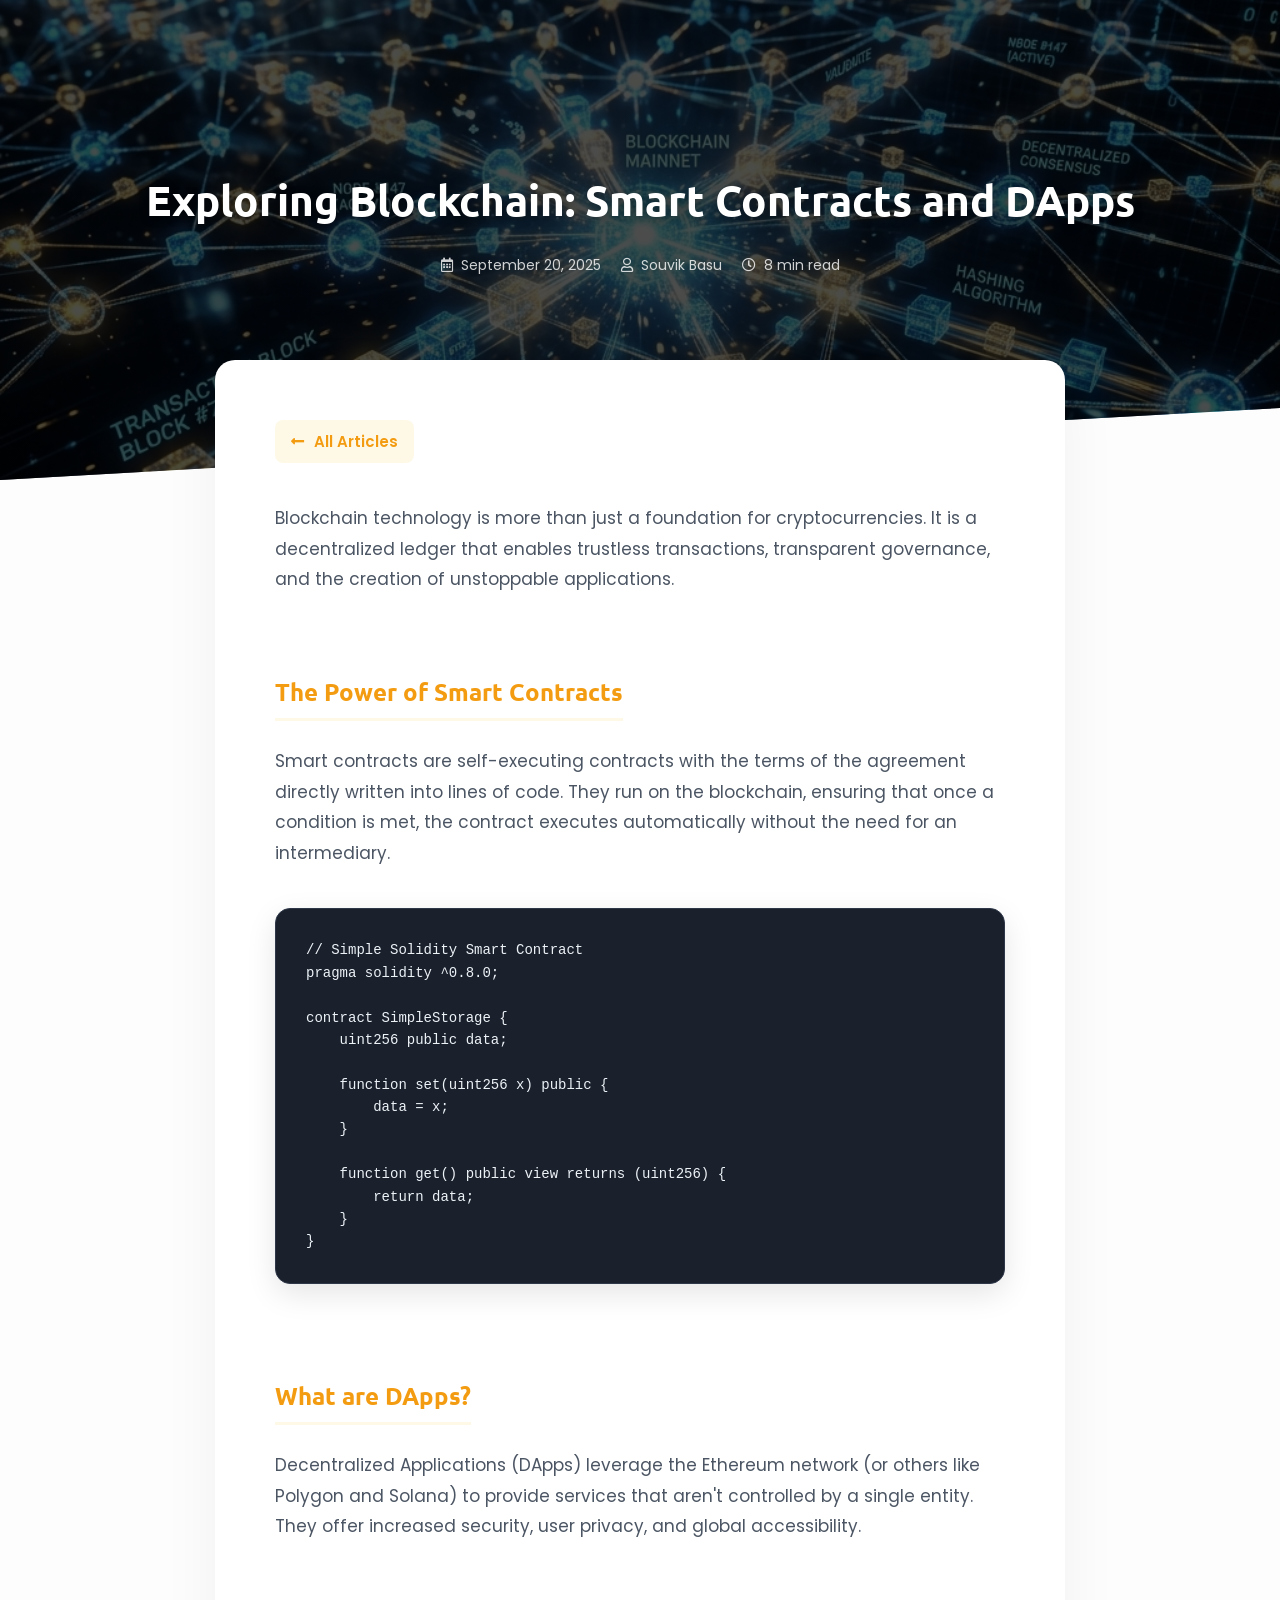
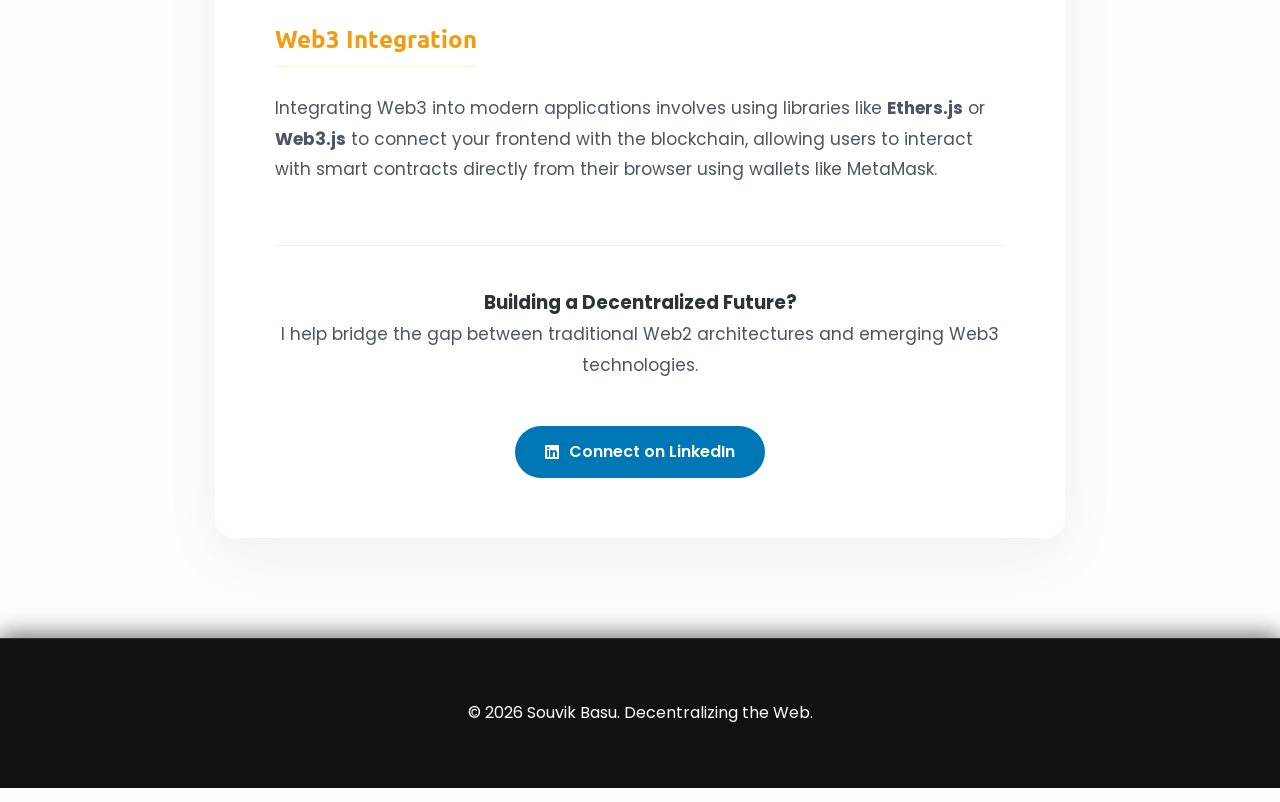
<file: blog/blockchain-basics.html>
<!DOCTYPE html>
<html lang="en">
<head>
    <meta charset="UTF-8">
    <meta name="viewport" content="width=device-width, initial-scale=1.0">
    <title>Exploring Blockchain: Smart Contracts and DApps | Souvik Basu</title>
    <link rel="stylesheet" href="../style.css">
    <link rel="stylesheet" href="https://cdnjs.cloudflare.com/ajax/libs/font-awesome/5.15.3/css/all.min.css"/>
    <link href="https://fonts.googleapis.com/css2?family=Poppins:wght@400;500;600;700&family=Ubuntu:wght@400;500;700&display=swap" rel="stylesheet">
    <style>
        body { background: #fdfdfd; color: #2d3436; line-height: 1.8; font-family: 'Poppins', sans-serif; }
        .blog-header {
            background: linear-gradient(rgba(0,0,0,0.7), rgba(0,0,0,0.7)), url('../blog images/blockchain-header.png');
            background-size: cover; background-position: center; height: 480px; display: flex; align-items: center; justify-content: center; color: #fff; text-align: center; padding: 0 20px; clip-path: polygon(0 0, 100% 0, 100% 85%, 0 100%);
        }
        .blog-container { max-width: 850px; margin: -120px auto 100px; background: #fff; padding: 60px; border-radius: 20px; box-shadow: 0 20px 60px rgba(0,0,0,0.05); position: relative; }
        .back-btn { display: inline-flex; align-items: center; gap: 10px; color: #f39c12; text-decoration: none; font-weight: 600; margin-bottom: 40px; font-size: 15px; transition: all 0.3s ease; padding: 8px 16px; background: #fef9e7; border-radius: 8px; }
        .back-btn:hover { background: #f39c12; color: #fff; transform: translateX(-5px); }
        h1 { font-family: 'Ubuntu', sans-serif; font-size: 42px; font-weight: 700; margin-bottom: 15px; color: #fff; text-shadow: 0 2px 10px rgba(0,0,0,0.3); }
        h2 { font-family: 'Ubuntu', sans-serif; margin-top: 50px; margin-bottom: 25px; color: #f39c12; font-weight: 700; border-bottom: 3px solid #fef9e7; display: inline-block; padding-bottom: 5px; }
        .meta { margin-bottom: 40px; font-size: 14px; color: #636e72; display: flex; gap: 20px; justify-content: center; }
        .meta span { display: flex; align-items: center; gap: 8px; }
        .content p { margin-bottom: 25px; font-size: 17px; color: #4b5563; }
        .code-block { background: #1a202c; color: #edf2f7; padding: 30px; border-radius: 15px; font-family: 'Fira Code', 'Courier New', monospace; font-size: 14px; overflow-x: auto; margin: 40px 0; line-height: 1.6; white-space: pre; border: 1px solid #2d3748; box-shadow: 0 10px 30px rgba(0,0,0,0.1); }
        .cta-section { margin-top: 60px; padding-top: 40px; border-top: 1px solid #eee; text-align: center; }
        .social-link { display: inline-flex; align-items: center; gap: 10px; background: #0077b5; color: #fff; padding: 12px 30px; border-radius: 30px; text-decoration: none; font-weight: 600; margin-top: 20px; transition: all 0.3s ease; }
        .social-link:hover { background: #005582; transform: scale(1.05); }
        footer { background: #111; color: #fff; padding: 60px 0; text-align: center; }
    </style>
</head>
<body>
    <header class="blog-header">
        <div class="max-width">
            <h1>Exploring Blockchain: Smart Contracts and DApps</h1>
            <div class="meta" style="color: rgba(255,255,255,0.8);">
                <span><i class="far fa-calendar-alt"></i> September 20, 2025</span>
                <span><i class="far fa-user"></i> Souvik Basu</span>
                <span><i class="far fa-clock"></i> 8 min read</span>
            </div>
        </div>
    </header>

    <article class="blog-container">
        <a href="../blogs.html" class="back-btn">
            <i class="fas fa-long-arrow-alt-left"></i> All Articles
        </a>

        <div class="content">
            <p>Blockchain technology is more than just a foundation for cryptocurrencies. It is a decentralized ledger that enables trustless transactions, transparent governance, and the creation of unstoppable applications.</p>

            <h2>The Power of Smart Contracts</h2>
            <p>Smart contracts are self-executing contracts with the terms of the agreement directly written into lines of code. They run on the blockchain, ensuring that once a condition is met, the contract executes automatically without the need for an intermediary.</p>

            <pre class="code-block"><code>// Simple Solidity Smart Contract
pragma solidity ^0.8.0;

contract SimpleStorage {
    uint256 public data;

    function set(uint256 x) public {
        data = x;
    }

    function get() public view returns (uint256) {
        return data;
    }
}</code></pre>

            <h2>What are DApps?</h2>
            <p>Decentralized Applications (DApps) leverage the Ethereum network (or others like Polygon and Solana) to provide services that aren't controlled by a single entity. They offer increased security, user privacy, and global accessibility.</p>

            <h2>Web3 Integration</h2>
            <p>Integrating Web3 into modern applications involves using libraries like <strong>Ethers.js</strong> or <strong>Web3.js</strong> to connect your frontend with the blockchain, allowing users to interact with smart contracts directly from their browser using wallets like MetaMask.</p>

            <div class="cta-section">
                <h3>Building a Decentralized Future?</h3>
                <p>I help bridge the gap between traditional Web2 architectures and emerging Web3 technologies.</p>
                <a href="https://www.linkedin.com/in/souvik-basu-99a4581a2/" class="social-link" target="_blank">
                    <i class="fab fa-linkedin"></i> Connect on LinkedIn
                </a>
            </div>
        </div>
    </article>

    <footer>
        <p>&copy; 2026 Souvik Basu. Decentralizing the Web.</p>
    </footer>
</body>
</html>
</file>
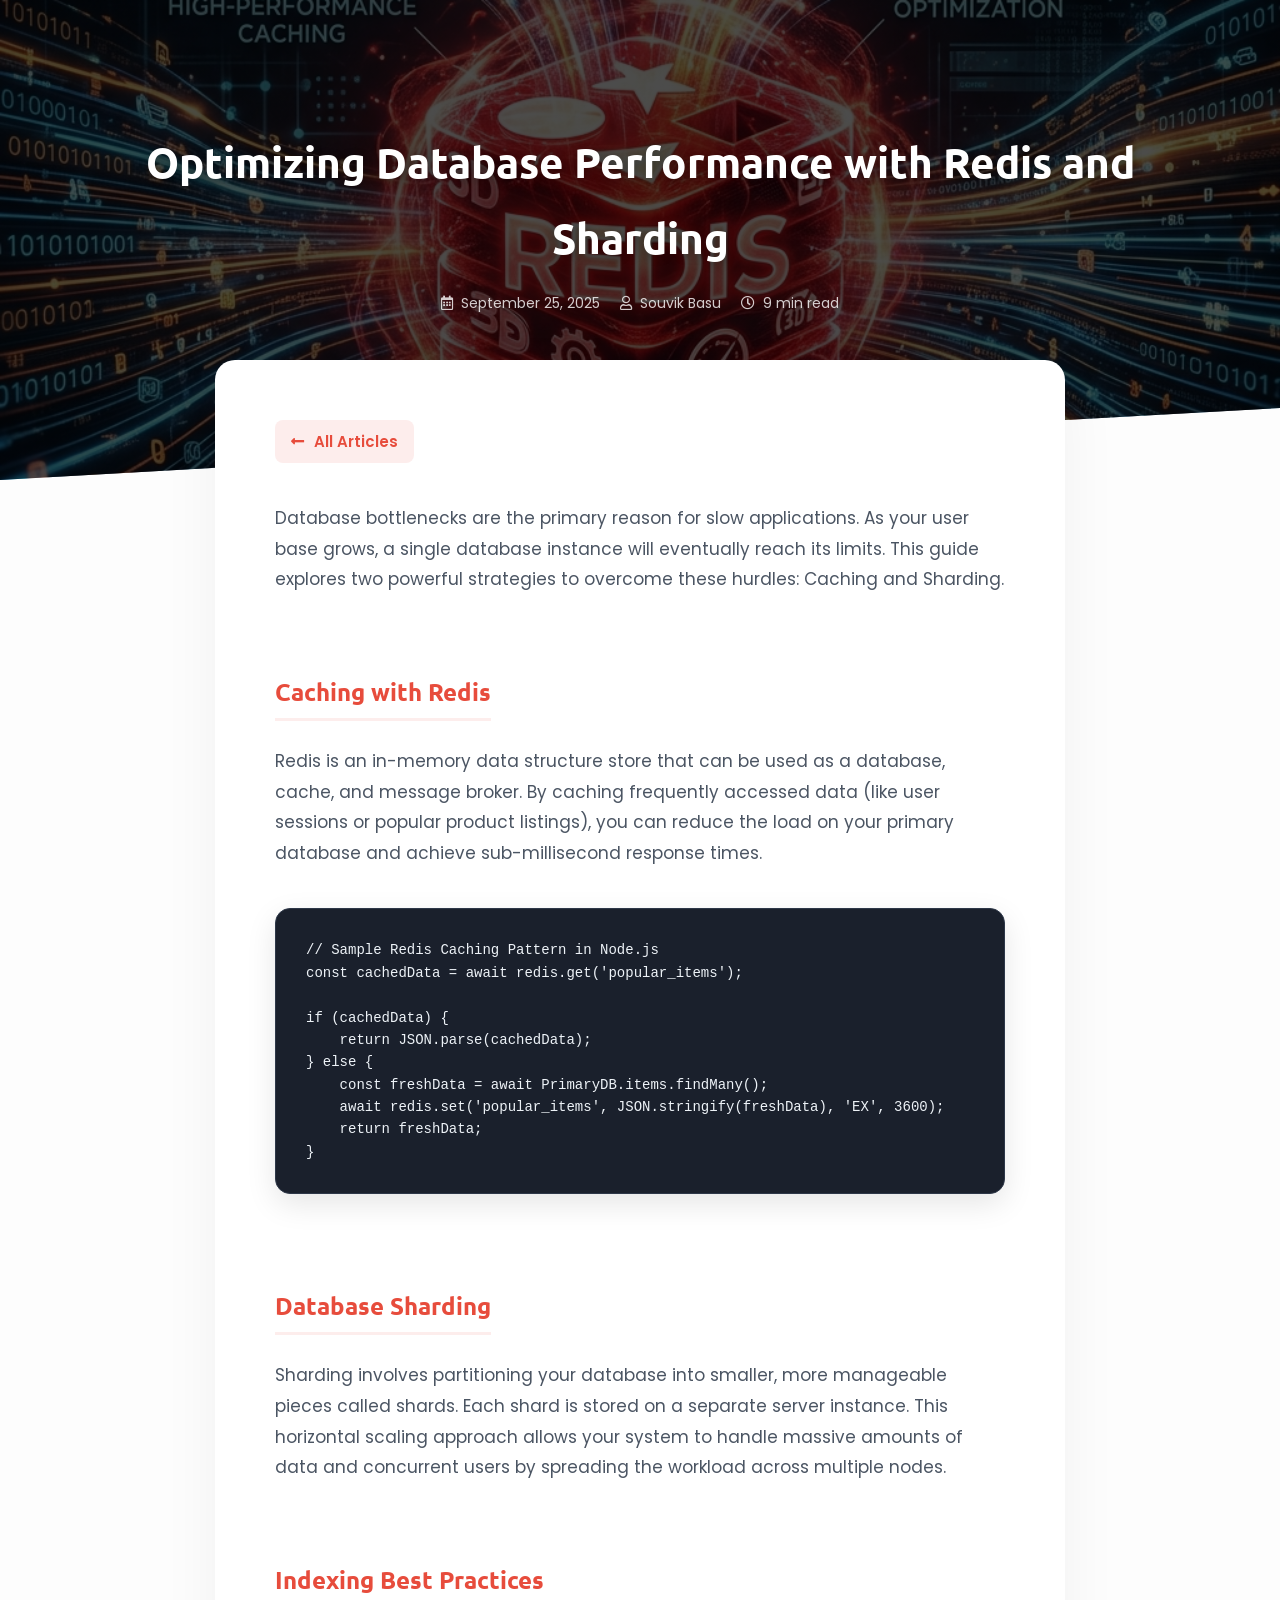
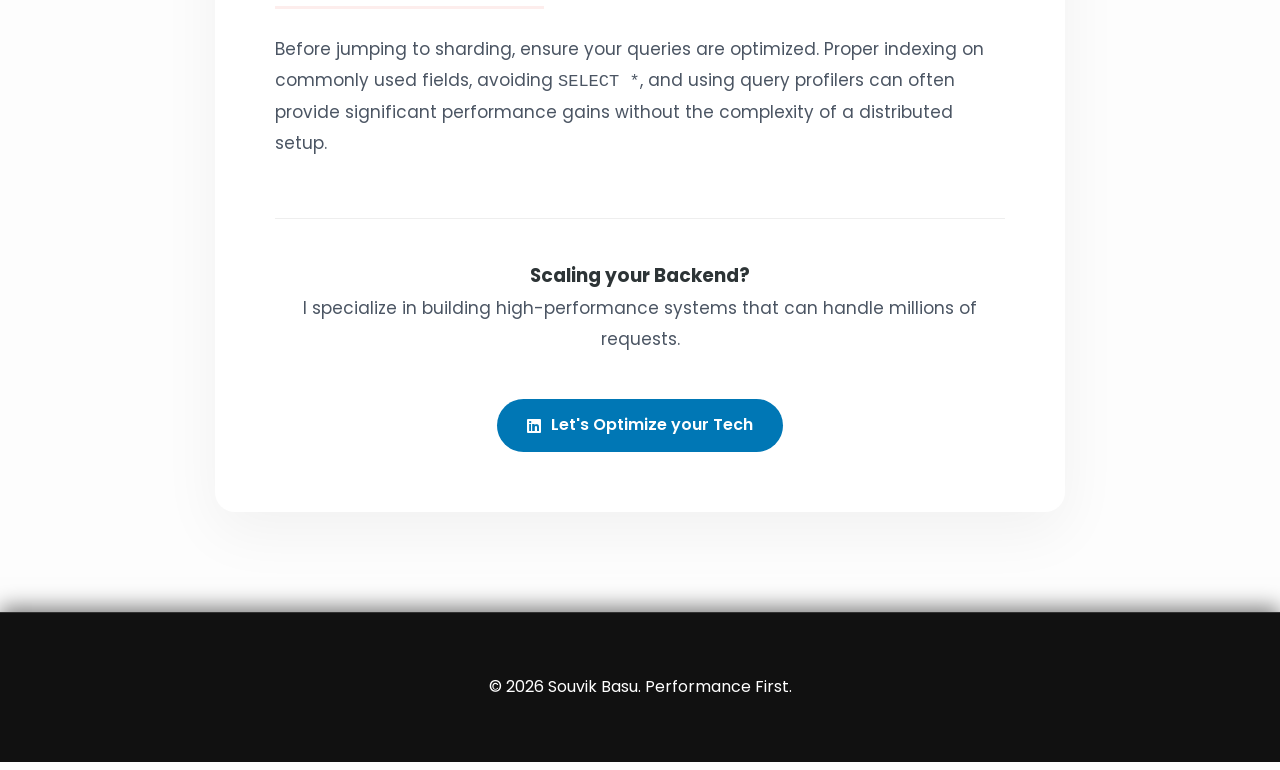
<file: blog/database-optimization.html>
<!DOCTYPE html>
<html lang="en">
<head>
    <meta charset="UTF-8">
    <meta name="viewport" content="width=device-width, initial-scale=1.0">
    <title>Optimizing Database Performance with Redis and Sharding | Souvik Basu</title>
    <link rel="stylesheet" href="../style.css">
    <link rel="stylesheet" href="https://cdnjs.cloudflare.com/ajax/libs/font-awesome/5.15.3/css/all.min.css"/>
    <link href="https://fonts.googleapis.com/css2?family=Poppins:wght@400;500;600;700&family=Ubuntu:wght@400;500;700&display=swap" rel="stylesheet">
    <style>
        body { background: #fdfdfd; color: #2d3436; line-height: 1.8; font-family: 'Poppins', sans-serif; }
        .blog-header {
            background: linear-gradient(rgba(0,0,0,0.7), rgba(0,0,0,0.7)), url('../blog images/db-header.png');
            background-size: cover; background-position: center; height: 480px; display: flex; align-items: center; justify-content: center; color: #fff; text-align: center; padding: 0 20px; clip-path: polygon(0 0, 100% 0, 100% 85%, 0 100%);
        }
        .blog-container { max-width: 850px; margin: -120px auto 100px; background: #fff; padding: 60px; border-radius: 20px; box-shadow: 0 20px 60px rgba(0,0,0,0.05); position: relative; }
        .back-btn { display: inline-flex; align-items: center; gap: 10px; color: #e74c3c; text-decoration: none; font-weight: 600; margin-bottom: 40px; font-size: 15px; transition: all 0.3s ease; padding: 8px 16px; background: #fdedec; border-radius: 8px; }
        .back-btn:hover { background: #e74c3c; color: #fff; transform: translateX(-5px); }
        h1 { font-family: 'Ubuntu', sans-serif; font-size: 42px; font-weight: 700; margin-bottom: 15px; color: #fff; text-shadow: 0 2px 10px rgba(0,0,0,0.3); }
        h2 { font-family: 'Ubuntu', sans-serif; margin-top: 50px; margin-bottom: 25px; color: #e74c3c; font-weight: 700; border-bottom: 3px solid #fdedec; display: inline-block; padding-bottom: 5px; }
        .meta { margin-bottom: 40px; font-size: 14px; color: #636e72; display: flex; gap: 20px; justify-content: center; }
        .meta span { display: flex; align-items: center; gap: 8px; }
        .content p { margin-bottom: 25px; font-size: 17px; color: #4b5563; }
        .code-block { background: #1a202c; color: #edf2f7; padding: 30px; border-radius: 15px; font-family: 'Fira Code', 'Courier New', monospace; font-size: 14px; overflow-x: auto; margin: 40px 0; line-height: 1.6; white-space: pre; border: 1px solid #2d3748; box-shadow: 0 10px 30px rgba(0,0,0,0.1); }
        .cta-section { margin-top: 60px; padding-top: 40px; border-top: 1px solid #eee; text-align: center; }
        .social-link { display: inline-flex; align-items: center; gap: 10px; background: #0077b5; color: #fff; padding: 12px 30px; border-radius: 30px; text-decoration: none; font-weight: 600; margin-top: 20px; transition: all 0.3s ease; }
        .social-link:hover { background: #005582; transform: scale(1.05); }
        footer { background: #111; color: #fff; padding: 60px 0; text-align: center; }
    </style>
</head>
<body>
    <header class="blog-header">
        <div class="max-width">
            <h1>Optimizing Database Performance with Redis and Sharding</h1>
            <div class="meta" style="color: rgba(255,255,255,0.8);">
                <span><i class="far fa-calendar-alt"></i> September 25, 2025</span>
                <span><i class="far fa-user"></i> Souvik Basu</span>
                <span><i class="far fa-clock"></i> 9 min read</span>
            </div>
        </div>
    </header>

    <article class="blog-container">
        <a href="../blogs.html" class="back-btn">
            <i class="fas fa-long-arrow-alt-left"></i> All Articles
        </a>

        <div class="content">
            <p>Database bottlenecks are the primary reason for slow applications. As your user base grows, a single database instance will eventually reach its limits. This guide explores two powerful strategies to overcome these hurdles: Caching and Sharding.</p>

            <h2>Caching with Redis</h2>
            <p>Redis is an in-memory data structure store that can be used as a database, cache, and message broker. By caching frequently accessed data (like user sessions or popular product listings), you can reduce the load on your primary database and achieve sub-millisecond response times.</p>

            <pre class="code-block"><code>// Sample Redis Caching Pattern in Node.js
const cachedData = await redis.get('popular_items');

if (cachedData) {
    return JSON.parse(cachedData);
} else {
    const freshData = await PrimaryDB.items.findMany();
    await redis.set('popular_items', JSON.stringify(freshData), 'EX', 3600);
    return freshData;
}</code></pre>

            <h2>Database Sharding</h2>
            <p>Sharding involves partitioning your database into smaller, more manageable pieces called shards. Each shard is stored on a separate server instance. This horizontal scaling approach allows your system to handle massive amounts of data and concurrent users by spreading the workload across multiple nodes.</p>

            <h2>Indexing Best Practices</h2>
            <p>Before jumping to sharding, ensure your queries are optimized. Proper indexing on commonly used fields, avoiding <code>SELECT *</code>, and using query profilers can often provide significant performance gains without the complexity of a distributed setup.</p>

            <div class="cta-section">
                <h3>Scaling your Backend?</h3>
                <p>I specialize in building high-performance systems that can handle millions of requests.</p>
                <a href="https://www.linkedin.com/in/souvik-basu-99a4581a2/" class="social-link" target="_blank">
                    <i class="fab fa-linkedin"></i> Let's Optimize your Tech
                </a>
            </div>
        </div>
    </article>

    <footer>
        <p>&copy; 2026 Souvik Basu. Performance First.</p>
    </footer>
</body>
</html>
</file>
<file: style.css>
/*  import google fonts */
@import url("https://fonts.googleapis.com/css2?family=Poppins:wght@400;500;600;700&family=Ubuntu:wght@400;500;700&display=swap");

* {
  margin: 0;
  padding: 0;
  -webkit-box-sizing: border-box;
  box-sizing: border-box;
  text-decoration: none;
}

html {
  scroll-behavior: smooth;
}

/* custom scroll bar */
::-webkit-scrollbar {
  width: 20px;
}

::-webkit-scrollbar-track {
  background: #f1f1f1;
}

::-webkit-scrollbar-thumb {
  background: #888;
}

::-webkit-scrollbar-thumb:hover {
  background: #555;
}

/* all similar content styling codes */
section {
  padding: 100px 0;
}

.max-width {
  max-width: 1300px;
  padding: 0 80px;
  margin: auto;
}

.about,
.services,
.skills,
.teams,
.contact,
footer {
  font-family: 'Poppins', sans-serif;
}

.about .about-content,
.services .serv-content,
.skills .skills-content,
.contact .contact-content {
  display: -webkit-box;
  display: -ms-flexbox;
  display: flex;
  -ms-flex-wrap: wrap;
  flex-wrap: wrap;
  -webkit-box-align: center;
  -ms-flex-align: center;
  align-items: center;
  -webkit-box-pack: justify;
  -ms-flex-pack: justify;
  justify-content: space-between;
}

section .title {
  position: relative;
  text-align: center;
  font-size: 40px;
  font-weight: 500;
  margin-bottom: 60px;
  padding-bottom: 20px;
  font-family: 'Ubuntu', sans-serif;
}

section .title::before {
  content: "";
  position: absolute;
  bottom: 0px;
  left: 50%;
  width: 180px;
  height: 3px;
  background: #111;
  -webkit-transform: translateX(-50%);
  transform: translateX(-50%);
}

section .title::after {
  position: absolute;
  bottom: -8px;
  left: 50%;
  font-size: 20px;
  color: #03f8f8;
  padding: 0 5px;
  background: #fff;
  -webkit-transform: translateX(-50%);
  transform: translateX(-50%);
}

/* navbar styling */
.navbar {
  position: fixed;
  width: 100%;
  z-index: 999;
  padding: 30px 0;
  font-family: 'Ubuntu', sans-serif;
  -webkit-transition: all 0.3s ease;
  transition: all 0.3s ease;
}

.navbar.sticky {
  padding: 15px 0;
  background: #003bfd;
}

.navbar .max-width {
  display: -webkit-box;
  display: -ms-flexbox;
  display: flex;
  -webkit-box-align: center;
  -ms-flex-align: center;
  align-items: center;
  -webkit-box-pack: justify;
  -ms-flex-pack: justify;
  justify-content: space-between;
}

.navbar .logo a {
  color: #fff;
  font-size: 35px;
  font-weight: 600;
}

.navbar .logo a span {
  color: #003bfd;
  -webkit-transition: all 0.3s ease;
  transition: all 0.3s ease;
}

.navbar.sticky .logo a span {
  color: #fff;
}

.navbar .menu li {
  list-style: none;
  display: inline-block;
}

.navbar .menu li a {
  display: block;
  color: #fff;
  font-size: 18px;
  font-weight: 500;
  margin-left: 25px;
  -webkit-transition: color 0.3s ease;
  transition: color 0.3s ease;
}

.navbar .menu li a:hover {
  color: #003bfd;
}

.navbar.sticky .menu li a:hover {
  color: #fff;
}

/* menu btn styling */
.menu-btn {
  color: #fff;
  font-size: 23px;
  cursor: pointer;
  display: none;
}

.scroll-up-btn {
  position: fixed;
  height: 45px;
  width: 42px;
  background: #003bfd;
  right: 100px;
  bottom: 10px;
  text-align: center;
  line-height: 45px;
  color: #fff;
  z-index: 9999;
  font-size: 30px;
  border-radius: 6px;
  border-bottom-width: 2px;
  cursor: pointer;
  opacity: 0;
  pointer-events: none;
  -webkit-transition: all 0.3s ease;
  transition: all 0.3s ease;
}

.scroll-up-btn.show {
  bottom: 30px;
  opacity: 1;
  pointer-events: auto;
}

.scroll-up-btn:hover {
  -webkit-filter: brightness(90%);
  filter: brightness(90%);
}

/* home section styling */
.home {
  display: -webkit-box;
  display: -ms-flexbox;
  display: flex;
  background: url("/banner1 .jpg") no-repeat center;
  height: 100vh;
  color: #fff;
  min-height: 500px;
  background-size: cover;
  background-attachment: fixed;
  font-family: 'Ubuntu', sans-serif;
}

.home .max-width {
  width: 100%;
  display: -webkit-box;
  display: -ms-flexbox;
  display: flex;
}

.home .max-width .row {
  margin-right: 0;
}

.home .home-content .text-1 {
  font-size: 27px;
}

.home .home-content .text-2 {
  font-size: 75px;
  font-weight: 600;
  margin-left: -3px;
}

.home .home-content .text-3 {
  font-size: 40px;
  margin: 5px 0;
}

.home .home-content .text-3 span {
  color: #003bfd;
  font-weight: 500;
}

.home .home-content a {
  display: inline-block;
  background: #003bfd;
  color: #fff;
  font-size: 25px;
  padding: 12px 36px;
  margin-top: 20px;
  font-weight: 400;
  border-radius: 6px;
  border: 2px solid #003bfd;
  -webkit-transition: all 0.3s ease;
  transition: all 0.3s ease;
}

.home .home-content a:hover {
  color: #003bfd;
  background: none;
}

/* about section styling */
.about .title::after {
  content: "who i am";
  color: blue;
}

.about .about-content .left {
  width: 45%;
}

.about .about-content .left img {
  height: 400px;
  width: 400px;
  -o-object-fit: cover;
  object-fit: cover;
  border-radius: 6px;
}

.about .about-content .right {
  width: 55%;
}

.about .about-content .right .text {
  font-size: 25px;
  font-weight: 600;
  margin-bottom: 10px;
}

.about .about-content .right .text span {
  color: #003bfd;
}

.about .about-content .right p {
  text-align: justify;
}

.about .about-content .right a {
  display: inline-block;
  background: #003bfd;
  color: #fff;
  font-size: 20px;
  font-weight: 500;
  padding: 10px 30px;
  margin-top: 20px;
  border-radius: 6px;
  border: 2px solid #003bfd;
  -webkit-transition: all 0.3s ease;
  transition: all 0.3s ease;
}

.about .about-content .right a:hover {
  color: #003bfd;
  background: none;
}

/* services section styling */
.services,
.teams {
  color: #fff;
  background: #111;
}

.services .title::before,
.teams .title::before {
  background: #fff;
}

.services .title::after,
.teams .title::after {
  background: #111;
  content: "what i provide";
}

.services .serv-content .card {
  width: calc(33% - 20px);
  background: #222;
  text-align: center;
  border-radius: 6px;
  padding: 50px 25px;
  cursor: pointer;
  -webkit-transition: all 0.3s ease;
  transition: all 0.3s ease;
}

.services .serv-content .card:hover {
  background: #003bfd;
}

.services .serv-content .card .box {
  -webkit-transition: all 0.3s ease;
  transition: all 0.3s ease;
}

.services .serv-content .card:hover .box {
  -webkit-transform: scale(1.05);
  transform: scale(1.05);
}

.services .serv-content .card i {
  font-size: 50px;
  color: #003bfd;
  -webkit-transition: color 0.3s ease;
  transition: color 0.3s ease;
}

.services .serv-content .card:hover i {
  color: #fff;
}

.services .serv-content .card .text {
  font-size: 25px;
  font-weight: 500;
  margin: 10px 0 7px 0;
}

/* skills section styling */
.skills .title::after {
  content: "what i know";
}

.skills .skills-content .column {
  width: calc(50% - 30px);
}

.skills .skills-content .left .text {
  font-size: 20px;
  font-weight: 600;
  margin-bottom: 10px;
}

.skills .skills-content .left p {
  text-align: justify;
}

.skills .skills-content .left a {
  display: inline-block;
  background: #003bfd;
  color: #fff;
  font-size: 18px;
  font-weight: 500;
  padding: 8px 16px;
  margin-top: 20px;
  border-radius: 6px;
  border: 2px solid #003bfd;
  -webkit-transition: all 0.3s ease;
  transition: all 0.3s ease;
}

.skills .skills-content .left a:hover {
  color: #003bfd;
  background: none;
}

.skills .skills-content .right .bars {
  margin-bottom: 15px;
}

.skills .skills-content .right .info {
  display: -webkit-box;
  display: -ms-flexbox;
  display: flex;
  margin-bottom: 5px;
  -webkit-box-align: center;
  -ms-flex-align: center;
  align-items: center;
  -webkit-box-pack: justify;
  -ms-flex-pack: justify;
  justify-content: space-between;
}

.skills .skills-content .right span {
  font-weight: 500;
  font-size: 18px;
}

.skills .skills-content .right .line {
  height: 5px;
  width: 100%;
  background: lightgrey;
  position: relative;
}

.skills .skills-content .right .line::before {
  content: "";
  position: absolute;
  height: 100%;
  left: 0;
  top: 0;
  background: #003bfd;
}

.skills-content .right .html::before {
  width: 100%;
}

.skills-content .right .css::before {
  width: 100%;
}

.skills-content .right .js::before {
  width: 100%;
}

.skills-content .right .php::before {
  width: 100%;
}

.skills-content .right .mysql::before {
  width: 100%;
}

/* teams section styling */
.teams .title::after {
  content: "who with me";
}

.teams .carousel .card {
  background: #222;
  border-radius: 6px;
  padding: 25px 35px;
  text-align: center;
  overflow: hidden;
  -webkit-transition: all 0.3s ease;
  transition: all 0.3s ease;
}

.teams .carousel .card:hover {
  background: #003bfd;
}

.teams .carousel .card .box {
  display: -webkit-box;
  display: -ms-flexbox;
  display: flex;
  -webkit-box-orient: vertical;
  -webkit-box-direction: normal;
  -ms-flex-direction: column;
  flex-direction: column;
  -webkit-box-align: center;
  -ms-flex-align: center;
  align-items: center;
  -webkit-box-pack: center;
  -ms-flex-pack: center;
  justify-content: center;
  -webkit-transition: all 0.3s ease;
  transition: all 0.3s ease;
}

.teams .carousel .card:hover .box {
  -webkit-transform: scale(1.05);
  transform: scale(1.05);
}

.teams .carousel .card .text {
  font-size: 25px;
  font-weight: 500;
  margin: 10px 0 7px 0;
}

.teams .carousel .card img {
  height: 150px;
  width: 150px;
  -o-object-fit: cover;
  object-fit: cover;
  border-radius: 50%;
  border: 5px solid #003bfd;
  -webkit-transition: all 0.3s ease;
  transition: all 0.3s ease;
}

.teams .carousel .card:hover img {
  border-color: #fff;
}

.owl-dots {
  text-align: center;
  margin-top: 20px;
}

.owl-dot {
  height: 13px;
  width: 13px;
  margin: 0 5px;
  outline: none !important;
  border-radius: 50%;
  border: 2px solid #003bfd !important;
  -webkit-transition: all 0.3s ease;
  transition: all 0.3s ease;
}

.owl-dot.active {
  width: 35px;
  border-radius: 14px;
}

.owl-dot.active,
.owl-dot:hover {
  background: #003bfd !important;
}

/* contact section styling */
.contact .title::after {
  content: "get in touch";
  background-color: #fff;
}

.contact .contact-content .column {
  width: calc(50% - 30px);
}

.contact .contact-content .text {
  font-size: 20px;
  font-weight: 600;
  margin-bottom: 10px;
}

.contact .contact-content .left p {
  text-align: justify;
}

.contact .contact-content .left .icons {
  margin: 10px 0;
}

.contact .contact-content .row {
  display: -webkit-box;
  display: -ms-flexbox;
  display: flex;
  height: 65px;
  -webkit-box-align: center;
  -ms-flex-align: center;
  align-items: center;
}

.contact .contact-content .row .info {
  margin-left: 30px;
}

.contact .contact-content .row i {
  font-size: 25px;
  color: #003bfd;
}

.contact .contact-content .info .head {
  font-weight: 500;
}

.contact .contact-content .info .sub-title {
  color: #333;
}

.contact .right form .fields {
  display: -webkit-box;
  display: -ms-flexbox;
  display: flex;
}

.contact .right form .field,
.contact .right form .fields .field {
  height: 45px;
  width: 100%;
  margin-bottom: 15px;
}

.contact .right form .textarea {
  height: 80px;
  width: 100%;
}

.contact .right form .name {
  margin-right: 10px;
}

.contact .right form .field input,
.contact .right form .textarea textarea {
  height: 100%;
  width: 100%;
  border: 1px solid lightgrey;
  border-radius: 6px;
  outline: none;
  padding: 0 15px;
  font-size: 17px;
  font-family: 'Poppins', sans-serif;
  -webkit-transition: all 0.3s ease;
  transition: all 0.3s ease;
}

.contact .right form .field input:focus,
.contact .right form .textarea textarea:focus {
  border-color: #003bfd;
}

.contact .right form .textarea textarea {
  padding-top: 10px;
  resize: none;
}

.contact .right form .button-area {
  display: -webkit-box;
  display: -ms-flexbox;
  display: flex;
  -webkit-box-align: center;
  -ms-flex-align: center;
  align-items: center;
}

.right form .button-area button {
  color: #fff;
  display: block;
  width: 160px !important;
  height: 45px;
  outline: none;
  font-size: 18px;
  font-weight: 500;
  border-radius: 6px;
  cursor: pointer;
  -ms-flex-wrap: nowrap;
  flex-wrap: nowrap;
  background: #003bfd;
  border: 2px solid #003bfd;
  -webkit-transition: all 0.3s ease;
  transition: all 0.3s ease;
}

.right form .button-area button:hover {
  color: #003bfd;
  background: none;
}

/* footer section styling */
footer {
    background: linear-gradient(135deg, #0b0b0b 0%, #1a1a1a 100%);
    padding: 30px 23px;
    color: #fff;
    text-align: center;
    position: relative;
    box-shadow: 0 -5px 20px rgba(0,0,0,0.5);
    border-top: 1px solid #333;
}

.footer-content {
    display: flex;
    flex-direction: column;
    align-items: center;
    justify-content: center;
    font-size: 16px;
    letter-spacing: 1px;
}

.footer-content span {
    display: flex;
    align-items: center;
    gap: 8px;
}

footer span a.creator-name {
    color: #003bfd;
    text-decoration: none;
    font-weight: 600;
    font-size: 20px;
    transition: all 0.3s ease;
    text-shadow: 0 0 10px rgba(0, 59, 253, 0.4);
}

footer span a.creator-name:hover {
    color: #03f8f8;
    text-shadow: 0 0 20px rgba(3, 248, 248, 0.8);
    transform: scale(1.05);
}

.heart-icon {
    color: #ff0040;
    animation: heartbeat 1.5s infinite;
}

@keyframes heartbeat {
    0% { transform: scale(1); }
    15% { transform: scale(1.3); }
    30% { transform: scale(1); }
    45% { transform: scale(1.3); }
    60% { transform: scale(1); }
    100% { transform: scale(1); }
}

.copyright-text {
    margin-top: 10px;
    font-size: 14px;
    color: #aaaaaa;
}

/* responsive media query start */
@media (max-width: 1104px) {
  .about .about-content .left img {
    height: 350px;
    width: 350px;
  }
}

@media (max-width: 991px) {
  .max-width {
    padding: 0 50px;
  }
}

@media (max-width: 947px) {
  .menu-btn {
    display: block;
    z-index: 999;
  }

  .menu-btn i.active:before {
    content: "\f00d";
  }

  .navbar .menu {
    position: fixed;
    height: 100vh;
    width: 100%;
    left: -100%;
    top: 0;
    background: #111;
    text-align: center;
    padding-top: 80px;
    -webkit-transition: all 0.3s ease;
    transition: all 0.3s ease;
  }

  .navbar .menu.active {
    left: 0;
  }

  .navbar .menu li {
    display: block;
  }

  .navbar .menu li a {
    display: inline-block;
    margin: 20px 0;
    font-size: 25px;
  }

  .home .home-content .text-2 {
    font-size: 70px;
  }

  .home .home-content .text-3 {
    font-size: 35px;
  }

  .home .home-content a {
    font-size: 23px;
    padding: 10px 30px;
  }

  .max-width {
    max-width: 930px;
  }

  .about .about-content .column {
    width: 100%;
  }

  .about .about-content .left {
    display: -webkit-box;
    display: -ms-flexbox;
    display: flex;
    -webkit-box-pack: center;
    -ms-flex-pack: center;
    justify-content: center;
    margin: 0 auto 60px;
  }

  .about .about-content .right {
    -webkit-box-flex: 100%;
    -ms-flex: 100%;
    flex: 100%;
  }

  .services .serv-content .card {
    width: calc(50% - 10px);
    margin-bottom: 20px;
  }

  .skills .skills-content .column,
  .contact .contact-content .column {
    width: 100%;
    margin-bottom: 35px;
  }
}

@media (max-width: 690px) {
  .home {
    background: linear-gradient(-45deg, #0b0f19, #001440, #051428, #111) !important;
    background-size: 300% 300% !important;
    animation: mobileGradientBG 12s ease infinite !important;
    position: relative;
    overflow: hidden;
  }
}

/* --- New Section Styles --- */

/* Work Section */
.work .title::after {
    content: "what I've built";
}

.project-item:hover img {
    transform: scale(1.1);
}

.project-item:hover .project-overlay {
    opacity: 1 !important;
}

/* Blog Section */
.blog .title::after {
    content: "latest thoughts";
}

.blog-card:hover {
    transform: translateY(-10px);
    box-shadow: 0 20px 40px rgba(0,0,0,0.12) !important;
}

.blog-card:hover .blog-img img {
    transform: scale(1.1);
}

.blog-img img {
    transition: transform 0.5s ease;
}

/* Modal Enhancements */
#projectModal::-webkit-scrollbar {
    width: 8px;
}

#projectModal::-webkit-scrollbar-track {
    background: #f1f1f1;
}

#projectModal::-webkit-scrollbar-thumb {
    background: #003bfd;
    border-radius: 10px;
}

@keyframes spin {
    0% { transform: rotate(0deg); }
    100% { transform: rotate(360deg); }
}

.cs-item h4 {
    font-family: 'Ubuntu', sans-serif;
    font-weight: 700;
}

#viewDemoBtn:hover {
    transform: translateY(-3px);
    box-shadow: 0 6px 20px rgba(0, 59, 253, 0.4);
    background: #002db3;
}

#backToCaseStudy:hover {
    background: #003bfd;
    color: #fff;
}

/* Animations */
@keyframes fadeInUp {
    from {
        opacity: 0;
        transform: translateY(30px);
    }
    to {
        opacity: 1;
        transform: translateY(0);
    }
}

.project-item, .blog-card {
    animation: fadeInUp 0.8s ease backwards;
}

.project-item:nth-child(2) { animation-delay: 0.2s; }
.project-item:nth-child(3) { animation-delay: 0.4s; }
.project-item:nth-child(4) { animation-delay: 0.6s; }

@media (max-width: 947px) {


  .home::before {
    content: '';
    position: absolute;
    width: 300px;
    height: 300px;
    background: radial-gradient(circle, rgba(0, 59, 253, 0.35) 0%, transparent 70%);
    top: -50px;
    left: -100px;
    border-radius: 50%;
    animation: mobileFloat 8s infinite alternate ease-in-out;
    z-index: 0;
  }

  .home::after {
    content: '';
    position: absolute;
    width: 350px;
    height: 350px;
    background: radial-gradient(circle, rgba(3, 248, 248, 0.15) 0%, transparent 70%);
    bottom: -100px;
    right: -100px;
    border-radius: 50%;
    animation: mobileFloat 12s infinite alternate-reverse ease-in-out;
    z-index: 0;
  }

  .home .max-width {
    position: relative;
    z-index: 1;
  }

  @keyframes mobileGradientBG {
    0% { background-position: 0% 50%; }
    50% { background-position: 100% 50%; }
    100% { background-position: 0% 50%; }
  }

  @keyframes mobileFloat {
    0% { transform: translate(0, 0) scale(1); }
    100% { transform: translate(40px, 60px) scale(1.1); }
  }

  .max-width {
    padding: 0 23px;
  }

  .home .home-content .text-2 {
    font-size: 60px;
  }

  .home .home-content .text-3 {
    font-size: 32px;
  }

  .home .home-content a {
    font-size: 20px;
  }

  .services .serv-content .card {
    width: 100%;
  }
}

@media (max-width: 500px) {
  .home .home-content .text-2 {
    font-size: 50px;
  }

  .home .home-content .text-3 {
    font-size: 27px;
  }

  .about .about-content .right .text,
  .skills .skills-content .left .text {
    font-size: 19px;
  }

  .contact .right form .fields {
    -webkit-box-orient: vertical;
    -webkit-box-direction: normal;
    -ms-flex-direction: column;
    flex-direction: column;
  }

  .contact .right form .name,
  .contact .right form .email {
    margin: 0;
  }

  .right form .error-box {
    width: 150px;
  }

  .scroll-up-btn {
    right: 80px;
    bottom: 15px;
    height: 38px;
    width: 35px;
    font-size: 23px;
    line-height: 38px;
  }
}

/* .projects {
  display: -webkit-box;
  display: -ms-flexbox;
  display: flex;
  background-color: white;
  position: relative;
}

.projects .max-width .title {
  color: black;
}

.column-lefts {
  display: -webkit-box;
  display: -ms-flexbox;
  display: flex;
}

.fa {
  padding: 45px 45px 45px;
  font-size: 30px;
  width: 130px;
  text-align: center;
  text-decoration: none;
  border-radius: 50%;
  margin: 15px 52px;
  -webkit-transform: scale(150%);
  transform: scale(150%);
  opacity: 100%;
  border-radius: 250px;
  border: 2px solid;
}

.fa:hover {
  color: black;
  background: none;
}


.fa-facebook {
  background: #3B5998;
  color: white;
}

.fa-twitter {
  background: #55ACEE;
  color: white;
}

.fa-google {
  background: #dd4b39;
  color: white;
}

.fa-linkedin {
  background: #007bb5;
  color: white;
}

.fa-youtube {
  background: #bb0000;
  color: white;
}

.fa-instagram {
  background: #125688;
  color: white;
}

.fa-pinterest {
  background: #cb2027;
  color: white;
}

#projects {
  padding: 10rem 0;
}

#projects .item {
  display: -webkit-box;
  display: -ms-flexbox;
  display: flex;
  -webkit-box-align: center;
  -ms-flex-align: center;
  align-items: center;
  -webkit-box-pack: center;
  -ms-flex-pack: center;
  justify-content: center;
  max-width: 800px;
  margin: 0 auto;
  margin-bottom: 15rem;
}

#projects .item:nth-of-type(even) {
  -webkit-box-orient: horizontal;
  -webkit-box-direction: reverse;
  -ms-flex-direction: row-reverse;
  flex-direction: row-reverse;
}

#projects .item .left {
  -webkit-box-flex: 1;
  -ms-flex: 1;
  flex: 1;
}

#projects .item .right {
  margin-left: -150px;
  -webkit-box-flex: 1;
  -ms-flex: 1;
  flex: 1;
  background-color: var(--body-bg);
  padding: 5rem 3rem;
  border-radius: 12px;
  -webkit-box-shadow: 0px 0px 20px #00000028;
  box-shadow: 0px 0px 20px #00000028;
  z-index: 2;
}

#projects .item:nth-of-type(even) .right {
  margin-left: 0;
}

#projects .item:nth-of-type(even) .left {
  margin-left: -150px;
}

#projects .item .left .img {
  height: 400px;
  width: 300px;
  overflow: hidden;
  border-radius: 12px;
  overflow: hidden;
  -webkit-box-shadow: 0px 0px 20px #4705fc33;
  box-shadow: 0px 0px 20px #4705fc33;
  position: relative;
}

#projects .item .left .img::after {
  content: '';
  position: absolute;
  left: 0;
  top: 0;
  height: 100%;
  width: 100%;
  background-color: #5a24ed38;
}

#projects .item .left .img img {
  -o-object-fit: cover;
  object-fit: cover;
  -webkit-transition: 0.3s ease transform;
  transition: 0.3s ease transform;
}

#projects .item:hover .left .img img {
  -webkit-transform: scale(1.1);
  transform: scale(1.1);
  z-index: 1;
}

#projects .item .right .project-title {
  font-size: 2.5rem;
  font-family: 'Montserrat';
  margin-bottom: 1rem;
}

#projects .item .right .project-sub-title {
  font-size: 1.6rem;
  margin-bottom: 2rem;
}

#projects .item .right .project-desc {
  color: var(--secondary-gray);
  margin-bottom: 3rem;
}

#projects .item .right .external-link {
  display: -webkit-box;
  display: -ms-flexbox;
  display: flex;
  -webkit-box-align: center;
  -ms-flex-align: center;
  align-items: center;
  -webkit-box-pack: center;
  -ms-flex-pack: center;
  justify-content: center;
  gap: 1rem;
  padding: calc(0.6em - 4px) calc(1.6em - 4px);
}

#projects .item .right .external-link svg {
  width: 25px;
}

@media only screen and (max-width: 768px) {
  #projects .item {
    -webkit-box-orient: vertical;
    -webkit-box-direction: normal;
    -ms-flex-direction: column;
    flex-direction: column;
  }

  #projects .item .left {
    width: 100%;
  }

  #projects .item .right {
    margin-left: 0;
    width: 90%;
    margin-top: -150px;
  }

  #projects .item:nth-of-type(even) {
    -webkit-box-orient: vertical;
    -webkit-box-direction: normal;
    -ms-flex-direction: column;
    flex-direction: column;
  }

  #projects .item:nth-of-type(even) .left {
    margin-left: 0;
  }
}

@media only screen and (max-width: 450px) {
  #projects .item .right .buttons {
    -webkit-box-orient: vertical;
    -webkit-box-direction: normal;
    -ms-flex-direction: column;
    flex-direction: column;
  }

  #projects .item .right .buttons a {
    width: 100%;
    text-align: center;
  }
} */

#preloader {
  background: #000 url(/loader.gif) no-repeat center;
  background-size: 10%;
  height: 100vh;
  width: 100%;
  position: fixed;
  z-index: 100;
}


/* --- PREMIUM VISUAL EFFECTS & ANIMATIONS --- */

/* Scroll Reveal Base States */
.reveal-on-scroll {
  opacity: 0;
  transform: translateY(40px);
  transition: opacity 1s cubic-bezier(0.16, 1, 0.3, 1), transform 1s cubic-bezier(0.16, 1, 0.3, 1);
  will-change: transform, opacity;
}

.reveal-left {
  opacity: 0;
  transform: translateX(-60px);
  transition: opacity 1s cubic-bezier(0.16, 1, 0.3, 1), transform 1s cubic-bezier(0.16, 1, 0.3, 1);
  will-change: transform, opacity;
}

.reveal-right {
  opacity: 0;
  transform: translateX(60px);
  transition: opacity 1s cubic-bezier(0.16, 1, 0.3, 1), transform 1s cubic-bezier(0.16, 1, 0.3, 1);
  will-change: transform, opacity;
}

.reveal-scale {
  opacity: 0;
  transform: scale(0.9);
  transition: opacity 1s cubic-bezier(0.16, 1, 0.3, 1), transform 1s cubic-bezier(0.16, 1, 0.3, 1);
  will-change: transform, opacity;
}

/* Scroll Reveal Active States */
.reveal-visible {
  opacity: 1 !important;
  transform: translate(0) scale(1) !important;
}

/* Staggered Delay Utilities */
.delay-1 { transition-delay: 0.1s; }
.delay-2 { transition-delay: 0.2s; }
.delay-3 { transition-delay: 0.3s; }
.delay-4 { transition-delay: 0.4s; }
.delay-5 { transition-delay: 0.5s; }

/* Interactive 3D Cursor Glow Cards */
.glow-card {
  position: relative;
  transition: transform 0.3s cubic-bezier(0.25, 1, 0.5, 1), box-shadow 0.3s cubic-bezier(0.25, 1, 0.5, 1) !important;
  transform-style: preserve-3d;
  will-change: transform;
}

.glow-card::before {
  content: '';
  position: absolute;
  top: 0;
  left: 0;
  right: 0;
  bottom: 0;
  border-radius: inherit;
  background: radial-gradient(
    300px circle at var(--mouse-x, -1000px) var(--mouse-y, -1000px),
    rgba(0, 59, 253, 0.08),
    transparent 80%
  );
  z-index: 2;
  pointer-events: none;
  transition: opacity 0.3s ease;
}

/* Hero Mesh Glow Backdrop */
.home {
  position: relative;
  overflow: hidden;
}

.hero-mesh-glow {
  position: absolute;
  top: 0;
  left: 0;
  right: 0;
  bottom: 0;
  pointer-events: none;
  z-index: 1;
  background: radial-gradient(
    600px circle at var(--hero-glow-x, 50%) var(--hero-glow-y, 50%),
    rgba(0, 59, 253, 0.12),
    transparent 80%
  );
  mix-blend-mode: screen;
  will-change: background;
}

/* Home hero text layering to keep above background glow */
.home-content {
  position: relative;
  z-index: 2;
}

/* Smooth Magnet transitions on elements */
.social-link-btn, .filter-btn, .menu-btn {
  transition: transform 0.2s cubic-bezier(0.25, 1, 0.5, 1), background-color 0.2s ease, color 0.2s ease !important;
  will-change: transform;
}

/* Smooth Rearranging Transitions for Portfolio Filters */
.projects-gallery {
  transition: all 0.5s cubic-bezier(0.25, 1, 0.5, 1);
}

.project-item {
  transition: opacity 0.4s cubic-bezier(0.25, 1, 0.5, 1), transform 0.4s cubic-bezier(0.25, 1, 0.5, 1), display 0.4s ease !important;
}

/* Premium Footer CTA Buttons & Styling */
.footer-cta {
  margin-top: 20px;
  margin-bottom: 45px;
  text-align: center;
}

.footer-cta h2 {
  font-size: 32px;
  font-weight: 600;
  margin-bottom: 15px;
  color: #fff;
}

.footer-cta p {
  font-size: 18px;
  color: #ccc;
  margin-bottom: 25px;
}

.footer-cta-btn {
  display: inline-flex !important;
  align-items: center;
  justify-content: center;
  gap: 10px;
  padding: 12px 30px;
  border-radius: 6px;
  font-size: 18px;
  font-weight: 500;
  text-decoration: none;
  transition: all 0.3s cubic-bezier(0.25, 1, 0.5, 1);
  box-shadow: 0 4px 15px rgba(0, 0, 0, 0.2);
}

.footer-cta-btn.btn-email {
  background: #003bfd;
  color: #fff;
  border: 2px solid #003bfd;
}

.footer-cta-btn.btn-email:hover {
  background: transparent !important;
  color: #003bfd !important;
  border-color: #003bfd !important;
  transform: translateY(-3px) scale(1.03);
  box-shadow: 0 8px 25px rgba(0, 59, 253, 0.3);
}

.footer-cta-btn.btn-whatsapp {
  background: #25d366;
  color: #fff;
  border: 2px solid #25d366;
}

.footer-cta-btn.btn-whatsapp:hover {
  background: transparent !important;
  color: #25d366 !important;
  border-color: #25d366 !important;
  transform: translateY(-3px) scale(1.03);
  box-shadow: 0 8px 25px rgba(37, 211, 102, 0.3);
}
</file>
